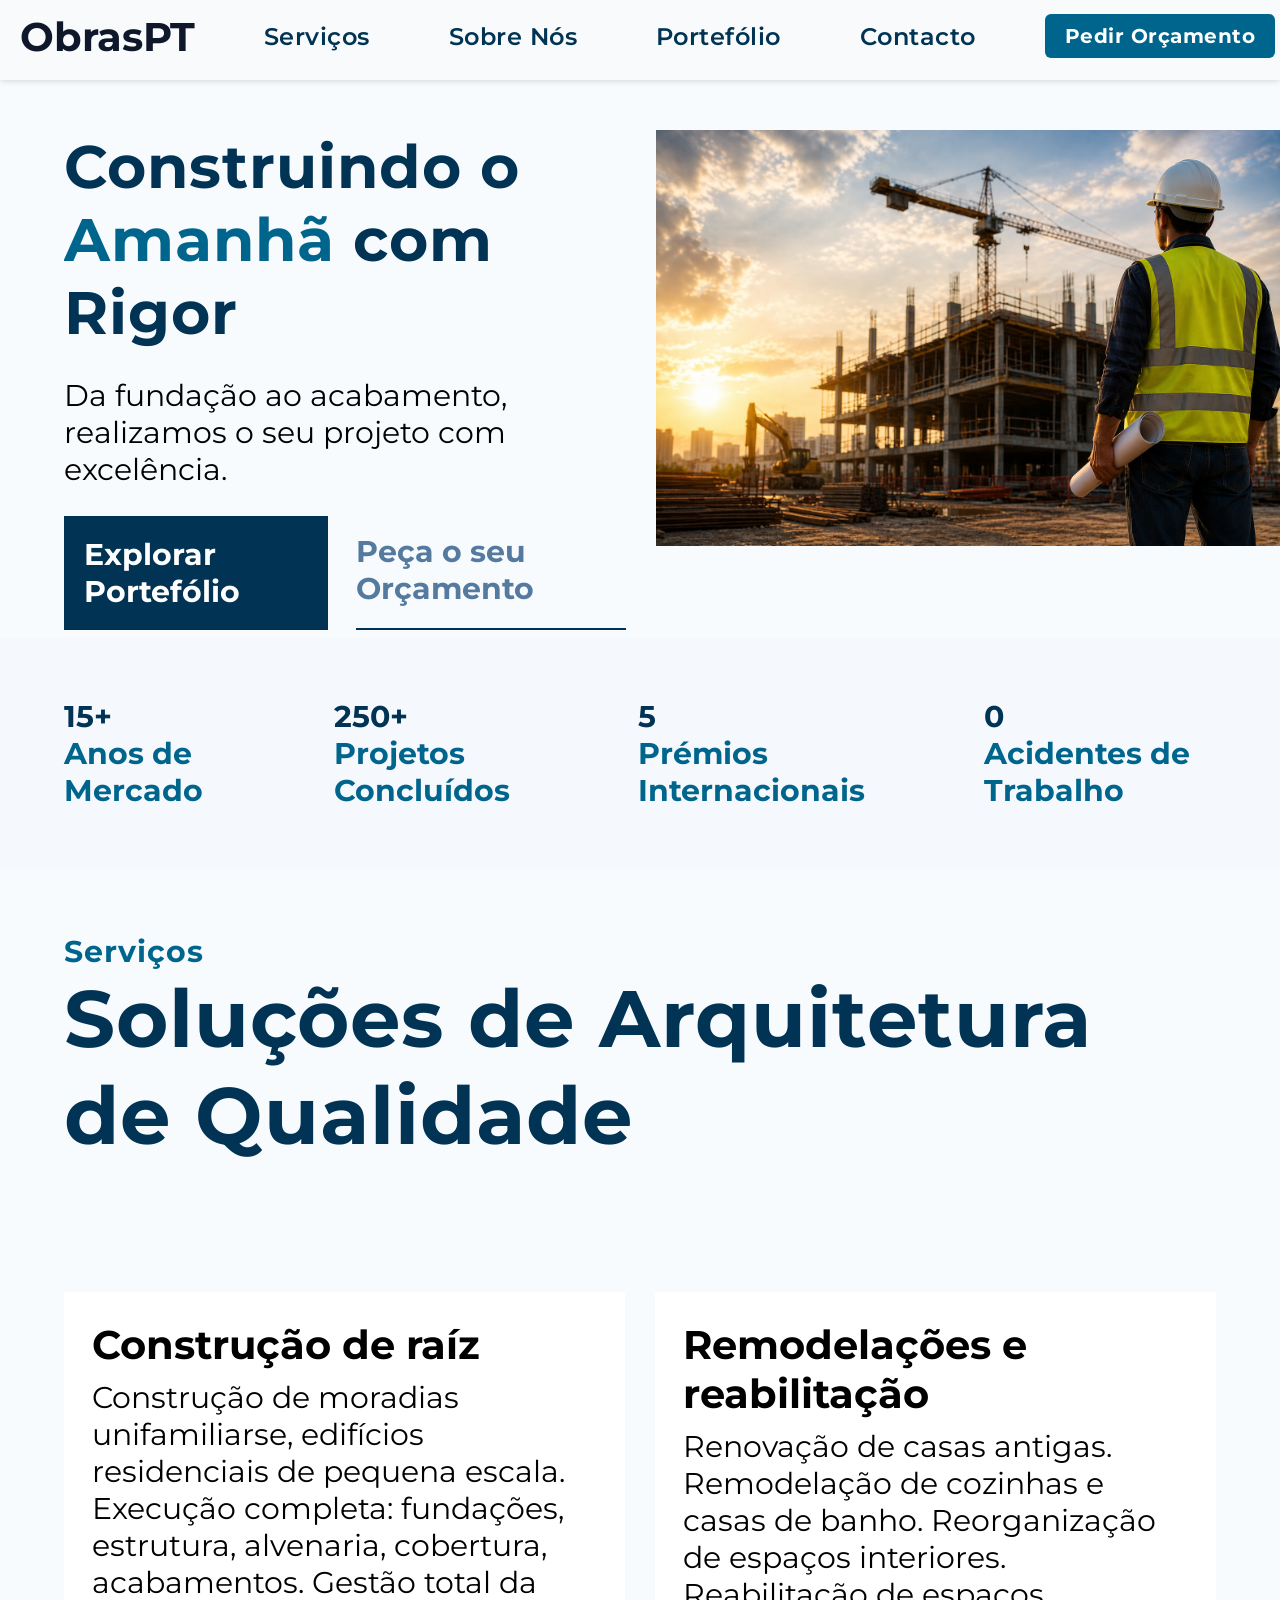
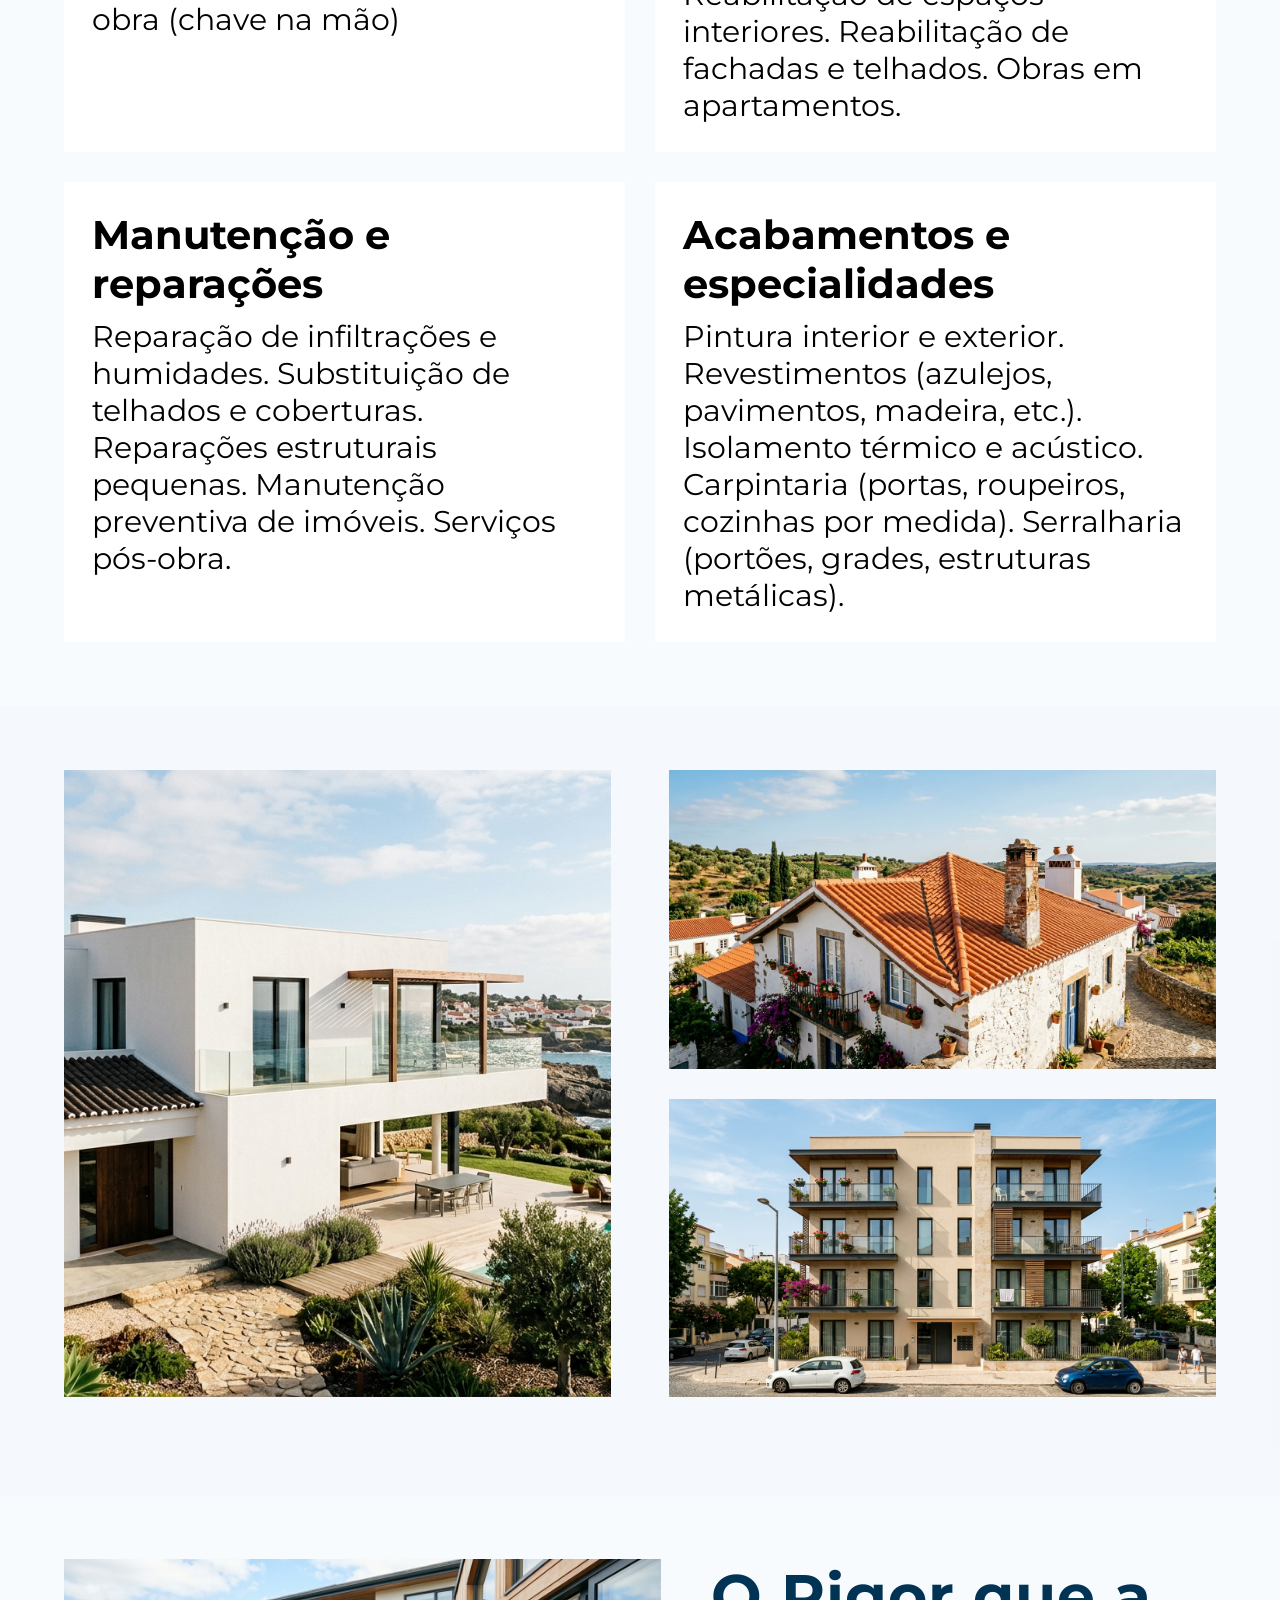
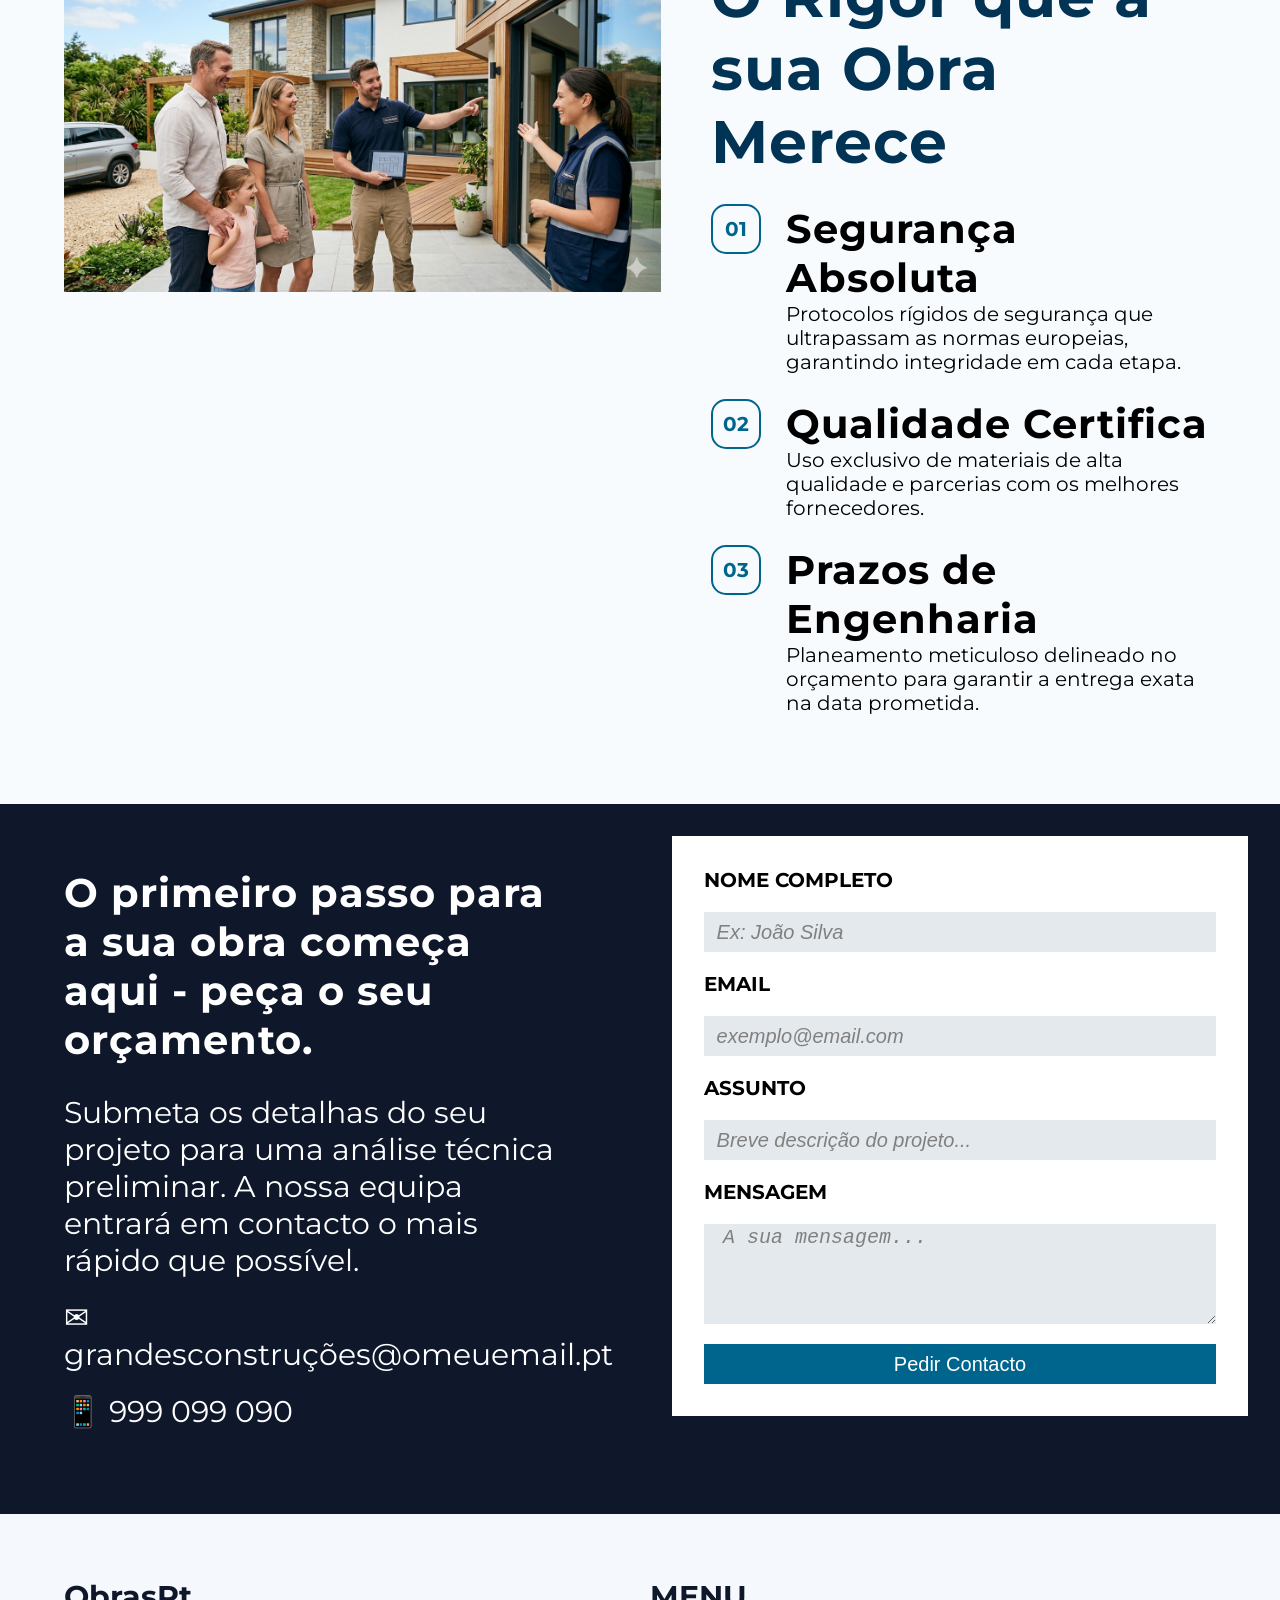
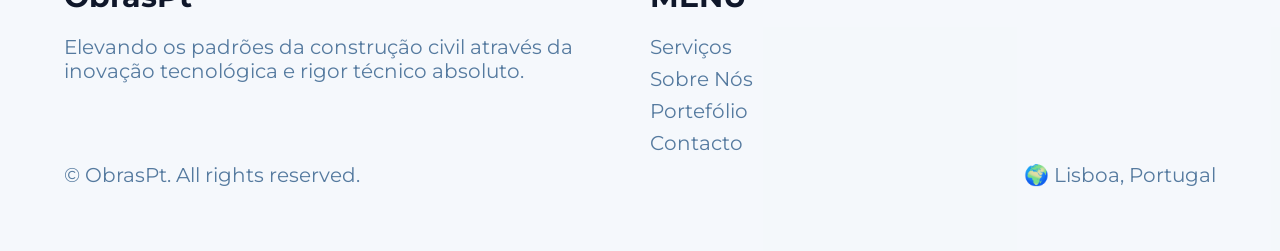
<file: Index.html>
<!DOCTYPE html>
<html lang="en">

<head>
    <meta charset="UTF-8">
    <meta name="viewport" content="width=device-width, initial-scale=1.0">
    <title>Home</title>
    <link rel="stylesheet" href="style.css">
    <link rel="preconnect" href="https://fonts.googleapis.com">
    <link rel="preconnect" href="https://fonts.gstatic.com" crossorigin>
    <link href="https://fonts.googleapis.com/css2?family=Montserrat:ital,wght@0,100..900;1,100..900&display=swap"
        rel="stylesheet">
</head>

<body>
    <nav>
        <div class="navContainer">


            <button class="hamburguer" id="hamburguer">&#9776;</button>

            <!--Logo-->
            <a href="index.html" class="logo">ObrasPT</a>

            <!--Menu-->
            <div class="menuButtons" id="menuButtons">


                <a href="servicos.html">Serviços</a>
                <a href="sobrenos.html">Sobre Nós</a>
                <a href="portefolio.html">Portefólio</a>
                <a href="contact.html">Contacto</a>

            </div>
            <a href="contact.html" class="orcamentoButton">Pedir Orçamento</a>
        </div>



    </nav>
    <section>
        <!--Text and image group-->
        <div class="main1">

            <!--Text and buttons group-->
            <div class="main1LeftSection">
                <h1>Construindo o <span>Amanhã</span> com Rigor</h1>
                <p>Da fundação ao acabamento, realizamos o seu projeto com excelência.</p>
                <div class="main1LeftSectionButtons">
                    <a id="main1LeftButtonA" href="portefolio.html">Explorar Portefólio</a>
                    <a id="main1LeftButtonB" href="contact.html">Peça o seu Orçamento</a>
                </div>
            </div>
            <div class="main1RightSection">
                <img src="images/1.png" alt="Imagem de uma construção">
            </div>




        </div>

    </section>
    <section>
        <!--Intro statistics-->
        <div class="statsSection">
            <div>
                <p class="bigNumber">15+</p>
                <p>Anos de Mercado</p>
            </div>
            <div>
                <p class="bigNumber">250+</p>
                <p>Projetos Concluídos</p>
            </div>
            <div>
                <p class="bigNumber">5</p>
                <p>Prémios Internacionais</p>
            </div>
            <div>
                <p class="bigNumber">0</p>
                <p>Acidentes de Trabalho</p>
            </div>
        </div>
    </section>
    <section>
        <!--Intro de Servicos-->
        <div class="servicosSection">

            <h5>Serviços</h5>
            <h1>Soluções de Arquitetura de Qualidade</h1>



        </div>
        <!--Services Cards-->
        <div class="servicosCardSection">

            <div class="servicosCard">
                <h3>Construção de raíz</h3>
                <p>Construção de moradias unifamiliarse, edifícios residenciais de pequena escala. Execução
                    completa:
                    fundações, estrutura, alvenaria, cobertura, acabamentos. Gestão total da obra (chave na mão)</p>
            </div>
            <div class="servicosCard">
                <h3>Remodelações e reabilitação</h3>
                <p>Renovação de casas antigas. Remodelação de cozinhas e casas de banho. Reorganização de espaços
                    interiores. Reabilitação de espaços interiores. Reabilitação de fachadas e telhados. Obras em
                    apartamentos.</p>
            </div>


            <div class="servicosCard">
                <h3>Manutenção e reparações</h3>
                <p>Reparação de infiltrações e humidades. Substituição de telhados e coberturas. Reparações
                    estruturais
                    pequenas. Manutenção preventiva de imóveis. Serviços pós-obra.</p>
            </div>
            <div class="servicosCard">
                <h3>Acabamentos e especialidades</h3>
                <p>Pintura interior e exterior. Revestimentos (azulejos, pavimentos, madeira, etc.). Isolamento
                    térmico
                    e acústico. Carpintaria (portas, roupeiros, cozinhas por medida). Serralharia (portões, grades,
                    estruturas metálicas).</p>
            </div>


        </div>
    </section>
    <section class="examplesSection">
        <!--Exemplos de projetos do portefólio-->
        <div class="examplesSectionContainer">


            <img class="imgLeft" src="images/11.png" alt="Casa moderna">


            <img class="imgTop" src="images/14.png" alt="Casa antiga">
            <img class="imgBottom" src="images/17.png" alt="Apartamento moderno">


        </div>
    </section>
    <!-- qualidade-->
    <section class="qualitySection">

        <div class="qualitySectionContainer">
            <div class="qualitySectionLeft">
                <img src="images/10.png" alt="Apresentação de uma casa aos clientes">
            </div>
            <div class="qualitySectionRight">
                <h1>O Rigor que a sua Obra Merece</h1>
                <div>
                    <div class="qualityList">
                        <div class="bulletNumber">
                            <p>01</p>
                        </div>
                        <div>
                            <h2>Segurança Absoluta</h2>
                            <p>Protocolos rígidos de segurança que ultrapassam as normas europeias, garantindo
                                integridade em cada etapa.</p>
                        </div>
                    </div>
                    <div class="qualityList">
                        <div class="bulletNumber">
                            <p>02</p>
                        </div>
                        <div>
                            <h2>Qualidade Certifica</h2>
                            <p>Uso exclusivo de materiais de alta qualidade e parcerias com os melhores fornecedores.
                            </p>
                        </div>
                    </div>
                    <div class="qualityList">
                        <div class="bulletNumber">
                            <p>03</p>
                        </div>
                        <div>
                            <h2>Prazos de Engenharia</h2>
                            <p>Planeamento meticuloso delineado no orçamento para garantir a entrega exata na data
                                prometida.</p>
                        </div>
                    </div>
                </div>
            </div>
        </div>
    </section>

    <section class="contactSection">
        <!-- secção de contacto-->
        <div class="contactSectionContainer">
            <div class="contactSectionLeft">
                <h2>O primeiro passo para a sua obra começa aqui - peça o seu orçamento.</h2>
                <p>Submeta os detalhas do seu projeto para uma análise técnica preliminar. A nossa equipa entrará em
                    contacto o mais rápido que possível.</p>
                <p>&#9993; grandesconstruções@omeuemail.pt</p>
                <p>&#128241; 999 099 090</p>
            </div>
            <div class="contactSectionRight">
                <div class="contactForm">
                    <form action="">
                        <label for="nome">NOME COMPLETO</label>
                        <input type="text" name="nome" id="nome" placeholder=" Ex: João Silva">

                        <label for="email">EMAIL</label>
                        <input type="text" name="email" id="email" placeholder=" exemplo@email.com">

                        <label for="assunto">ASSUNTO</label>
                        <input type="text" name="assunto" id="assunto" placeholder=" Breve descrição do projeto...">

                        <label for="mensagem">MENSAGEM</label>
                        <textarea type="text" name="mensagem" id="mensagem" rows="4" cols="50"
                            placeholder=" A sua mensagem..."></textarea>
                    </form>
                    <button>Pedir Contacto</button>
                </div>

            </div>
        </div>
    </section>
    <footer>
        <div>
            <div class="footerLinksContainer">
                <div class="footerLinks">
                    <h2>ObrasPt</h1>
                        <p>Elevando os padrões da construção civil através da inovação tecnológica e rigor técnico
                            absoluto.
                        </p>

                </div>
                <div class="footerLinks">
                    <h2>MENU</h2>
                    <a href="servicos.html">Serviços</a>
                    <a href="sobrenos.html">Sobre Nós</a>
                    <a href="portefolio.html">Portefólio</a>
                    <a href="contact.html">Contacto</a>
                </div>

            </div>
            <div class="footerBottom">
                <div class="footerBottomLeft">&copy; ObrasPt. All rights reserved.</div>
                <div class="footerBottomRight">&#127757; Lisboa, Portugal</div>
            </div>
        </div>
    </footer>
    <script src="script.js"></script>
</body>

</html>
</file>
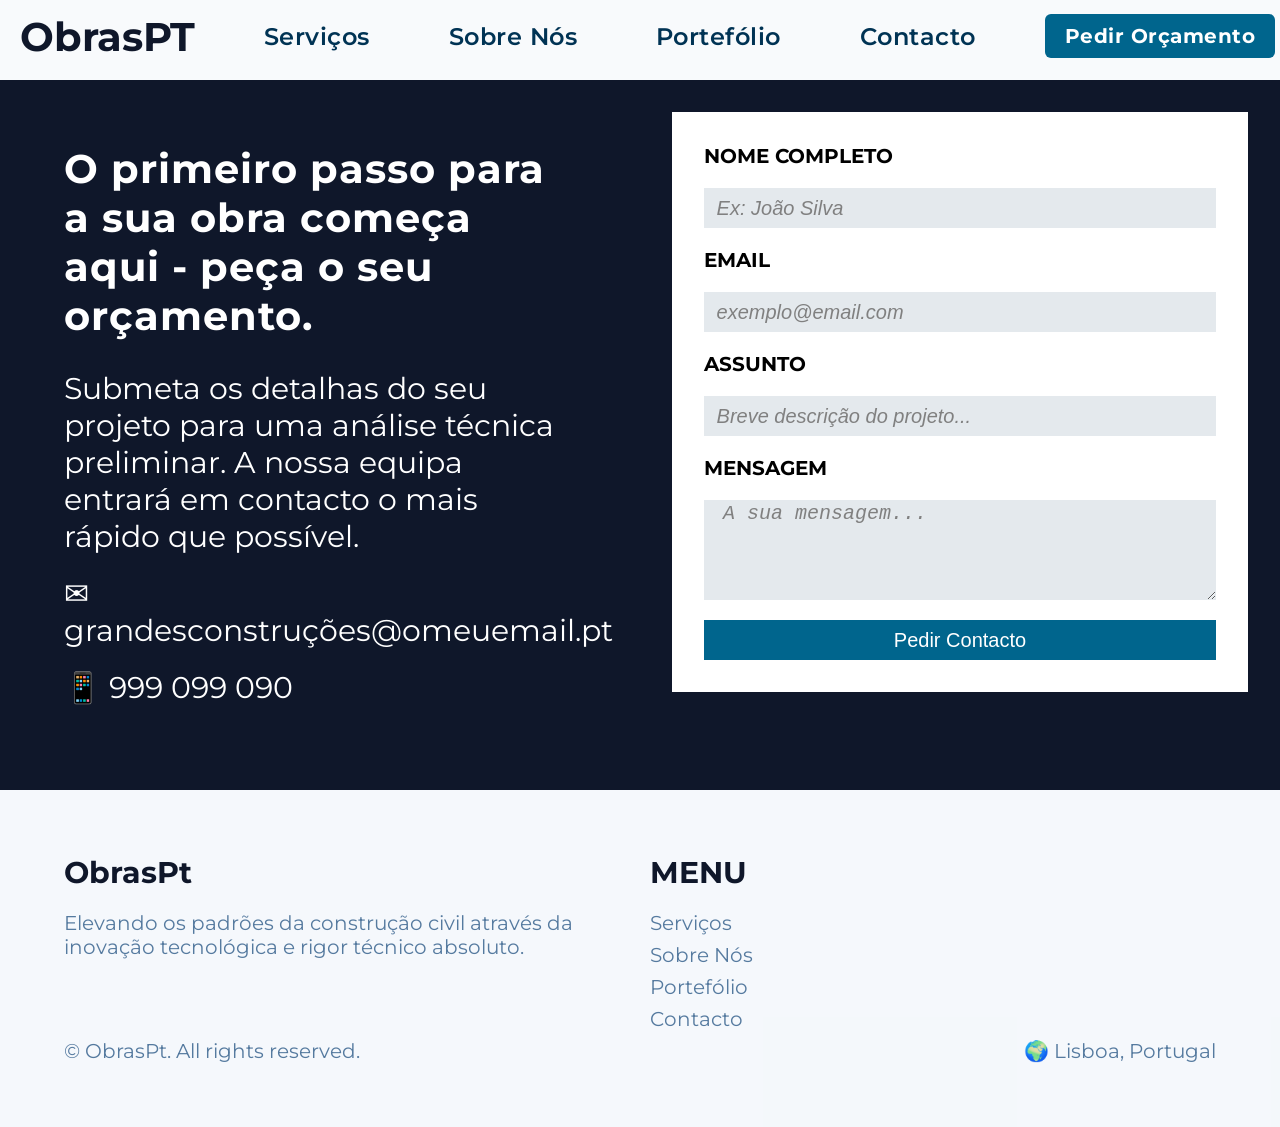
<file: contact.html>
<!DOCTYPE html>
<html lang="en">

<head>
    <meta charset="UTF-8">
    <meta name="viewport" content="width=device-width, initial-scale=1.0">
    <title>Contact</title>
    <link rel="stylesheet" href="style.css">
    <link rel="preconnect" href="https://fonts.googleapis.com">
    <link rel="preconnect" href="https://fonts.gstatic.com" crossorigin>
    <link href="https://fonts.googleapis.com/css2?family=Montserrat:ital,wght@0,100..900;1,100..900&display=swap"
        rel="stylesheet">
</head>

<body>
    <nav>
        <div class="navContainer">


            <button class="hamburguer" id="hamburguer">&#9776;</button>

            <!--Logo-->
            <a href="index.html" class="logo">ObrasPT</a>

            <!--Menu-->
            <div class="menuButtons" id="menuButtons">


                <a href="servicos.html">Serviços</a>
                <a href="sobrenos.html">Sobre Nós</a>
                <a href="portefolio.html">Portefólio</a>
                <a href="contact.html">Contacto</a>

            </div>
            <a href="contact.html" class="orcamentoButton">Pedir Orçamento</a>
        </div>



    </nav>

    <section class="contactSection">
        <!-- secção de contacto-->
        <div class="contactSectionContainer">
            <div class="contactSectionLeft">
                <h2>O primeiro passo para a sua obra começa aqui - peça o seu orçamento.</h2>
                <p>Submeta os detalhas do seu projeto para uma análise técnica preliminar. A nossa equipa entrará em
                    contacto o mais rápido que possível.</p>
                <p>&#9993; grandesconstruções@omeuemail.pt</p>
                <p>&#128241; 999 099 090</p>
            </div>
            <div class="contactSectionRight">
                <div class="contactForm">
                    <form action="">
                        <label for="nome">NOME COMPLETO</label>
                        <input type="text" name="nome" id="nome" placeholder=" Ex: João Silva">

                        <label for="email">EMAIL</label>
                        <input type="text" name="email" id="email" placeholder=" exemplo@email.com">

                        <label for="assunto">ASSUNTO</label>
                        <input type="text" name="assunto" id="assunto" placeholder=" Breve descrição do projeto...">

                        <label for="mensagem">MENSAGEM</label>
                        <textarea type="text" name="mensagem" id="mensagem" rows="4" cols="50"
                            placeholder=" A sua mensagem..."></textarea>
                    </form>
                    <button>Pedir Contacto</button>
                </div>

            </div>
        </div>
    </section>

    <footer>
        <div>
            <div class="footerLinksContainer">
                <div class="footerLinks">
                    <h2>ObrasPt</h1>
                        <p>Elevando os padrões da construção civil através da inovação tecnológica e rigor técnico
                            absoluto.
                        </p>

                </div>
                <div class="footerLinks">
                    <h2>MENU</h2>
                    <a href="servicos.html">Serviços</a>
                    <a href="sobrenos.html">Sobre Nós</a>
                    <a href="portefolio.html">Portefólio</a>
                    <a href="contact.html">Contacto</a>
                </div>

            </div>
            <div class="footerBottom">
                <div class="footerBottomLeft">&copy; ObrasPt. All rights reserved.</div>
                <div class="footerBottomRight">&#127757; Lisboa, Portugal</div>
            </div>
        </div>
    </footer>
    <script src="script.js"></script>
</body>

</html>
</file>
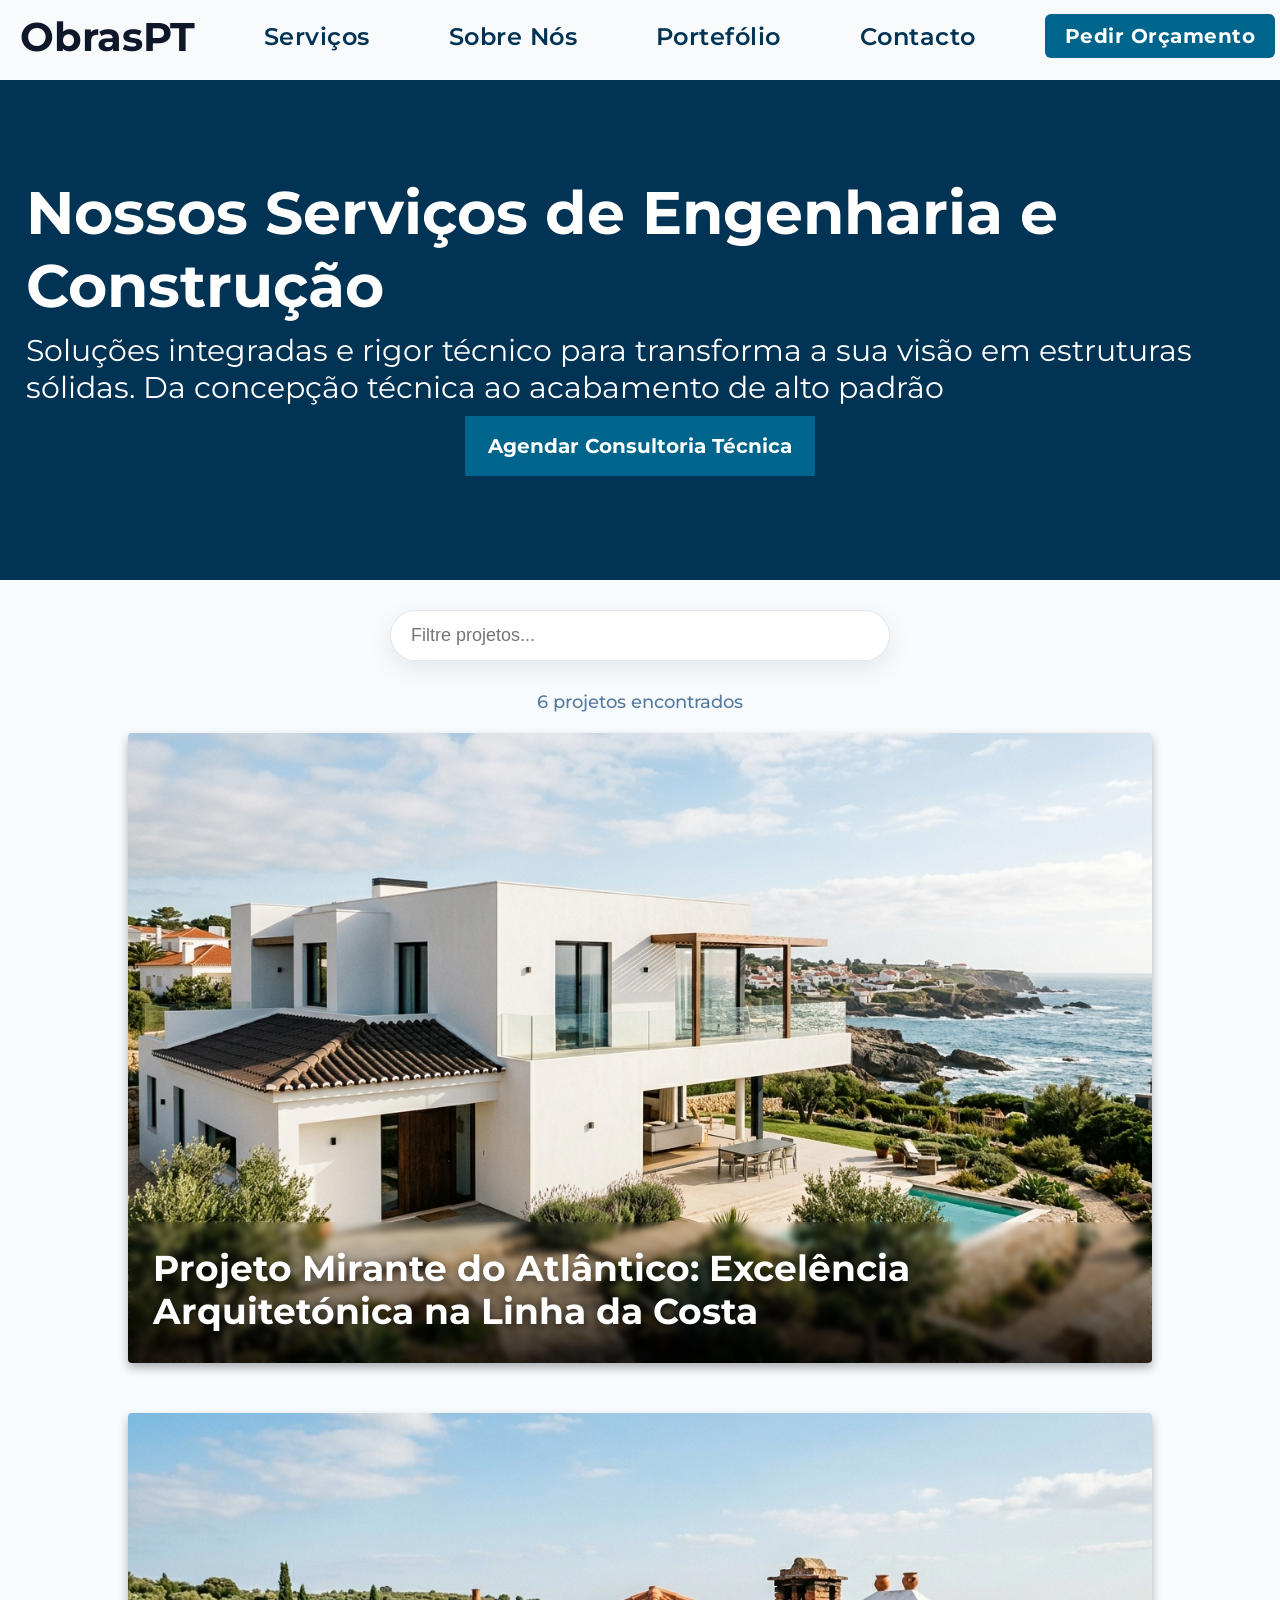
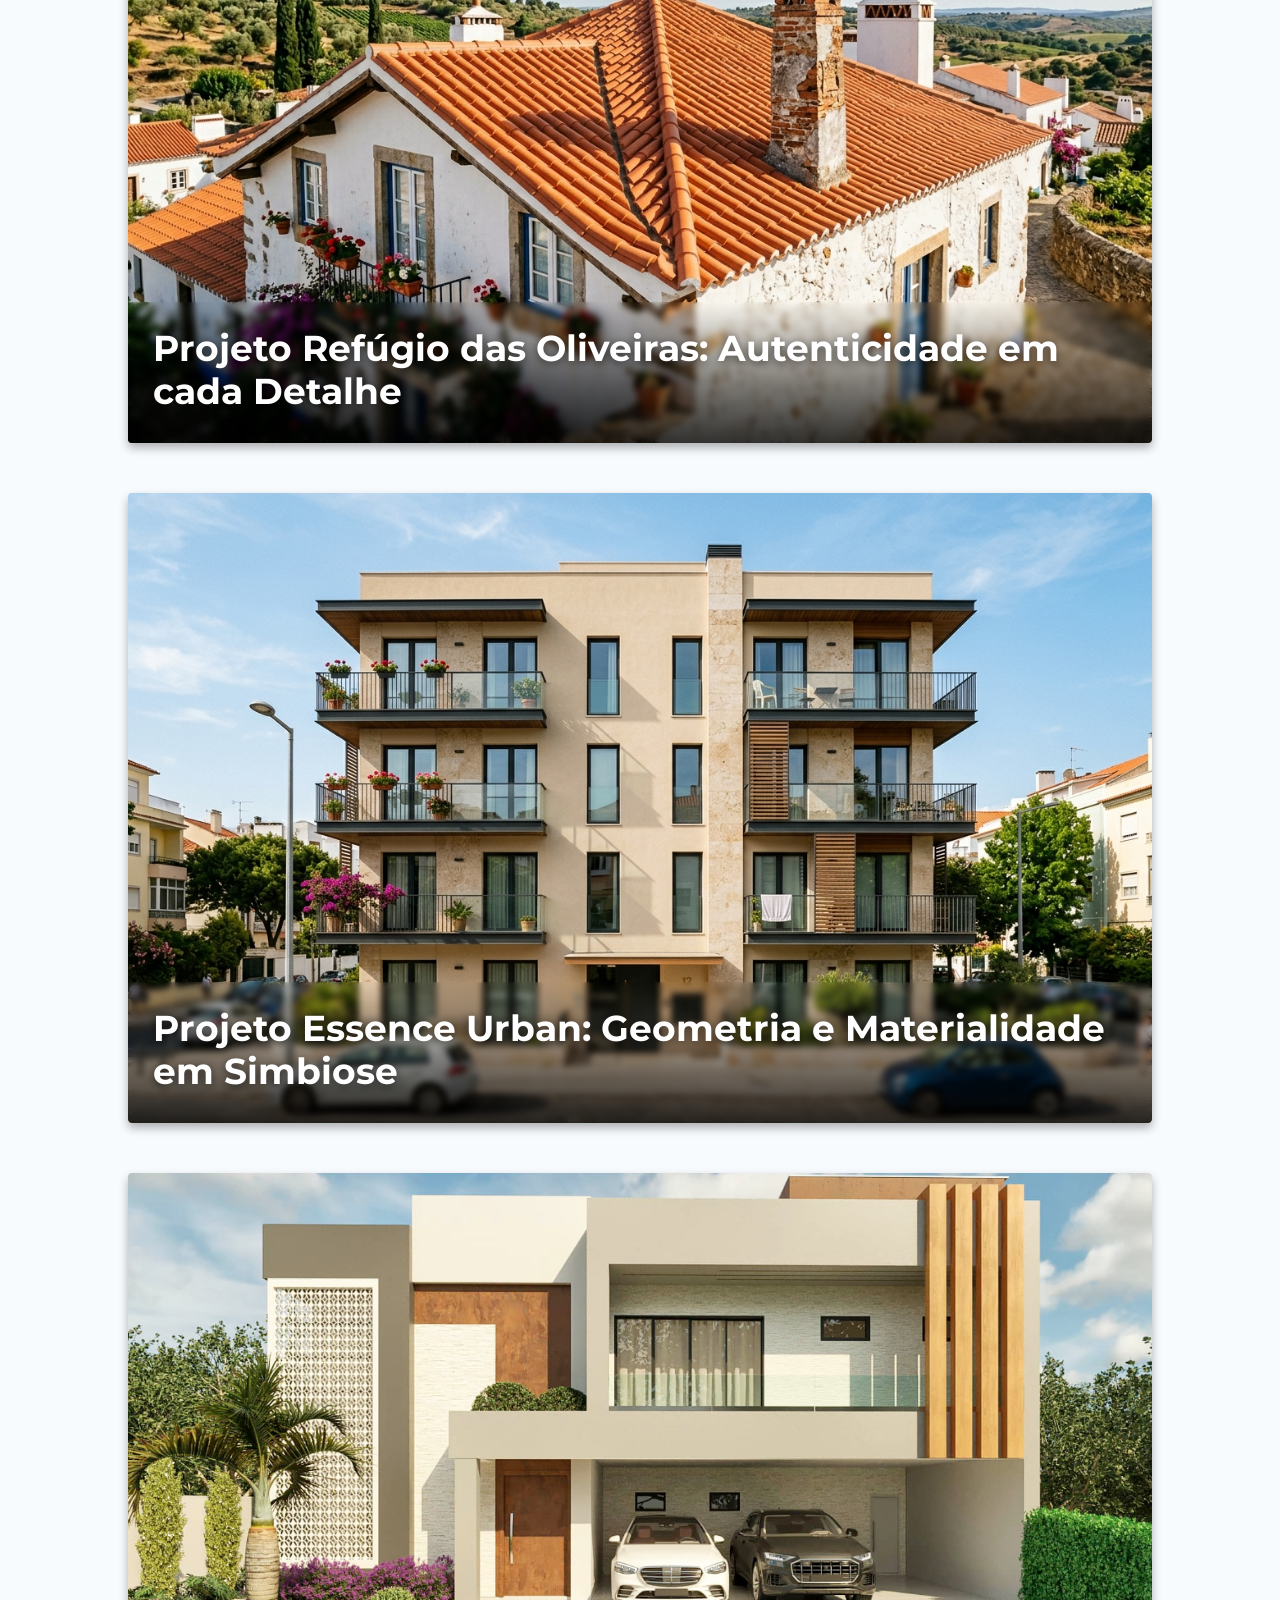
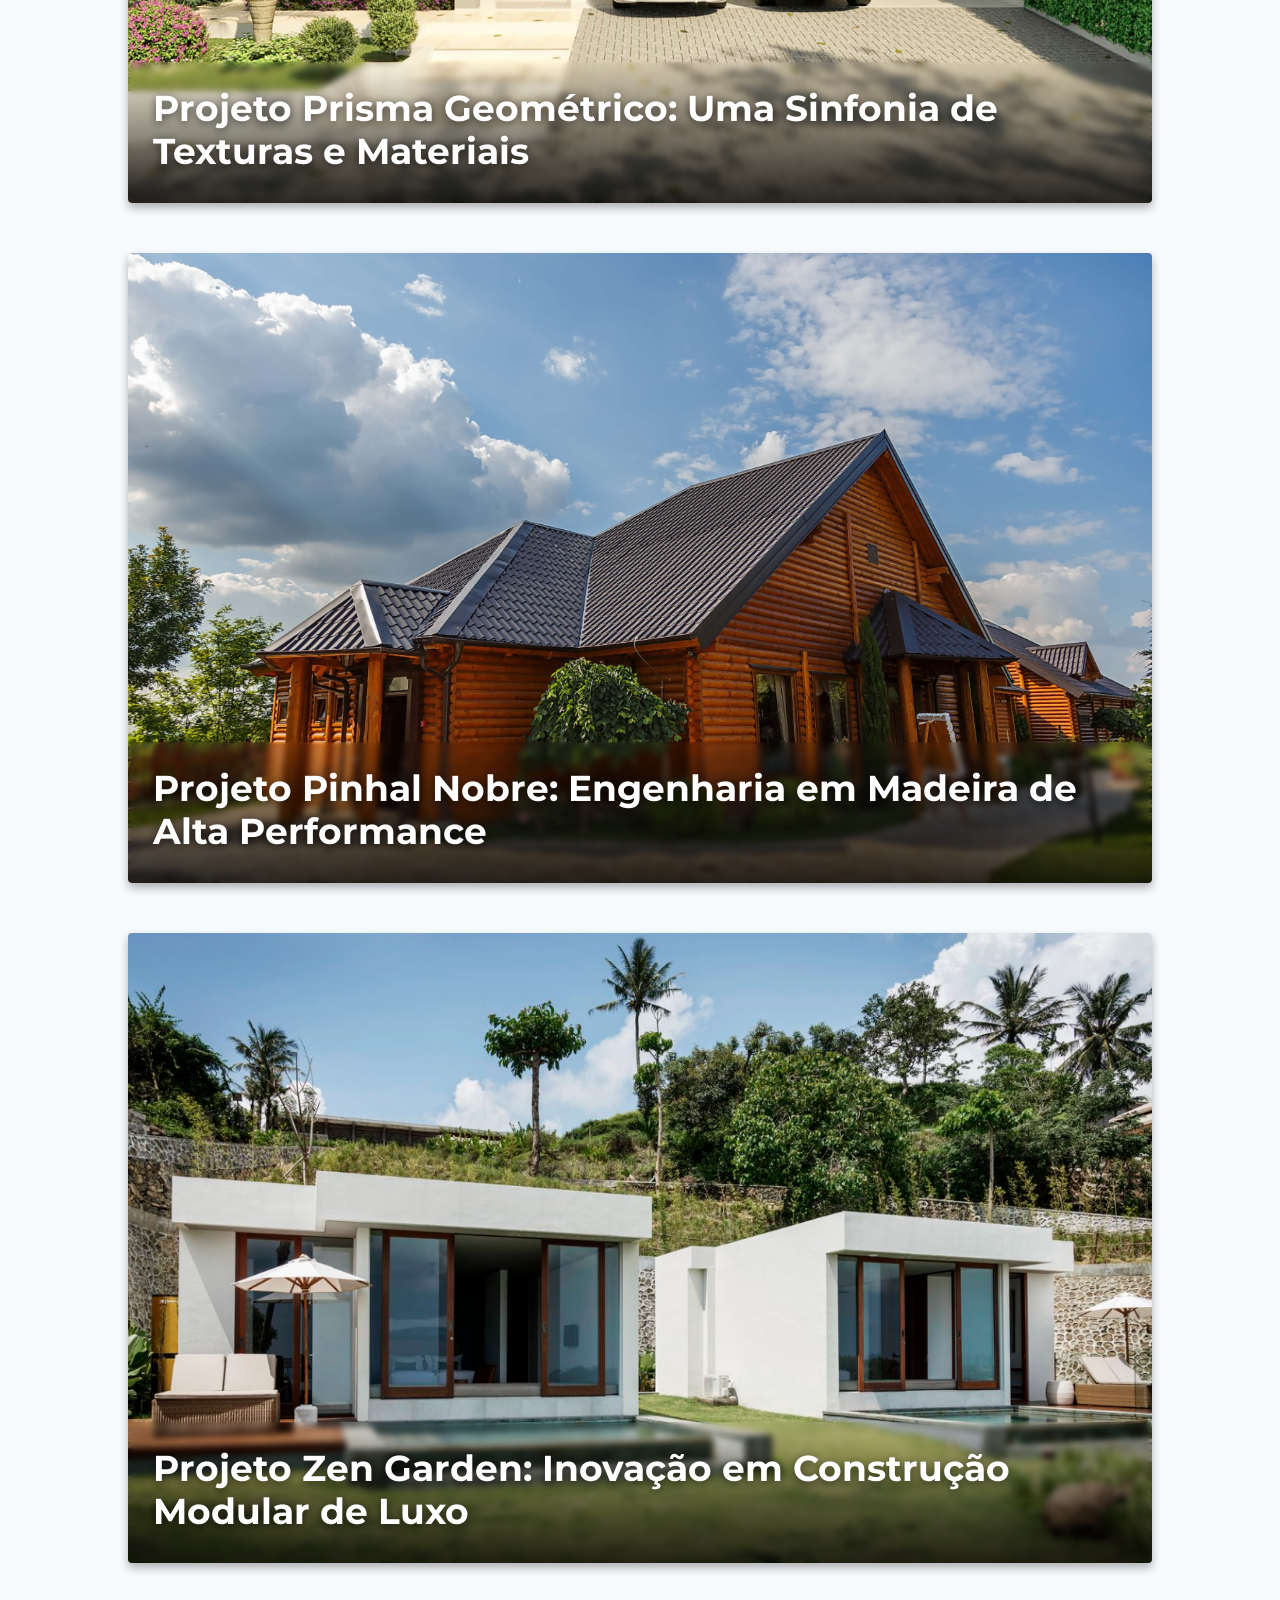
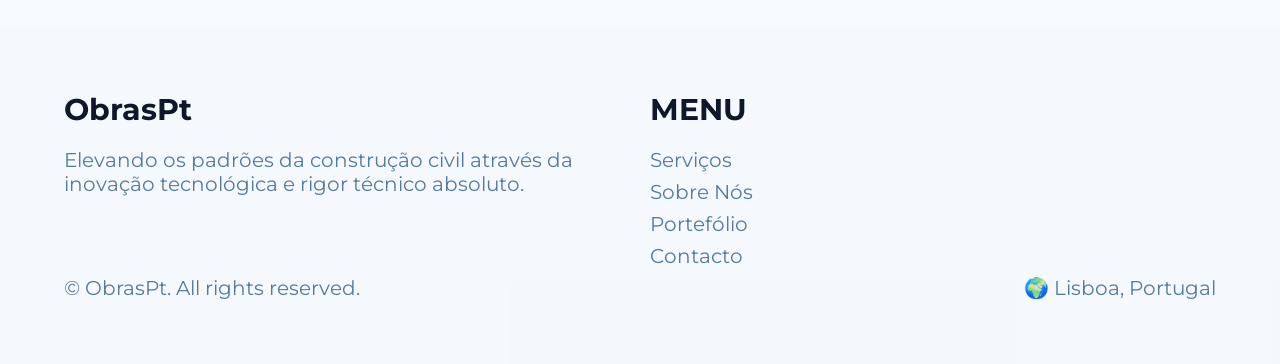
<file: portefolio.html>
<!DOCTYPE html>
<html lang="en">

<head>
    <meta charset="UTF-8">
    <meta name="viewport" content="width=device-width, initial-scale=1.0">
    <title>Portefolio</title>
    <link rel="stylesheet" href="style.css">
    <link rel="preconnect" href="https://fonts.googleapis.com">
    <link rel="preconnect" href="https://fonts.gstatic.com" crossorigin>
    <link href="https://fonts.googleapis.com/css2?family=Montserrat:ital,wght@0,100..900;1,100..900&display=swap"
        rel="stylesheet">
</head>

<body>
    <nav>
        <div class="navContainer">


            <button class="hamburguer" id="hamburguer">&#9776;</button>

            <!--Logo-->
            <a href="index.html" class="logo">ObrasPT</a>

            <!--Menu-->
            <div class="menuButtons" id="menuButtons">


                <a href="servicos.html">Serviços</a>
                <a href="sobrenos.html">Sobre Nós</a>
                <a href="portefolio.html">Portefólio</a>
                <a href="contact.html">Contacto</a>

            </div>
            <a href="contact.html" class="orcamentoButton">Pedir Orçamento</a>
        </div>



    </nav>

    <hero class="pageServicosHero" id="pagePortefolioHero">
        <h1>Nossos Serviços de Engenharia e Construção</h1>
        <p>Soluções integradas e rigor técnico para transforma a sua visão em estruturas sólidas. Da concepção técnica
            ao acabamento de alto padrão</p>
        <a href="contact.html">Agendar Consultoria Técnica</a>
    </hero>

    <main>
        <div class="searchContainer">
            <input type="text" id="searchInput" placeholder="Filtre projetos...">
        </div>
        <div class="resultsCount" id="resultsCount"></div>

        <div class="portefolioContainer">
            <div class="portefolioCard" data-title="mirante moradia atlântico atlantico moderno branco mar costa">
                <img src="images/11.png" alt="Casa moderna">
                <div class="overlay">
                    <h2>Projeto Mirante do Atlântico: Excelência Arquitetónica na Linha da Costa</h2>
                    <p>Este projeto desafiante demonstra a nossa capacidade de integrar engenharia de precisão com
                        design de ponta num terreno inclinado à beira-mar. A "Residência Mirante do Atlântico" apresenta
                        uma estrutura em cascata que respeita a topografia, utilizando materiais de alta qualidade para
                        garantir durabilidade contra os elementos marinhos. Destacamos a utilização de guarda-corpos em
                        vidro estrutural para transparência total, a integração de telhas tradicionais em áreas
                        estratégicas para harmonia regional, e um design paisagístico nativo que envolve a propriedade e
                        a piscina. Uma obra-prima de design funcional que optimiza a luz natural e a eficiência térmica.
                    </p>
                </div>
            </div>

            <div class="portefolioCard"
                data-title="refúgio refugio oliveira oliveiras moradia tradicional antigo telhado branco campo restauração">
                <img src="images/14.png" alt="casa tradicional">
                <div class="overlay">
                    <h2>Projeto Refúgio das Oliveiras: Autenticidade em cada Detalhe</h2>
                    <p>A construção de raiz com estética tradicional exige um respeito profundo pela história e pelos
                        materiais. No projeto "Refúgio das Oliveiras", focámo-nos na preservação da identidade visual da
                        região, utilizando técnicas de acabamento que conferem uma alma rústica imediata. Desde a
                        escolha rigorosa da telha portuguesa até aos caixilhos de design clássico e cantarias em pedra,
                        garantimos que a modernidade do conforto interior convive na perfeição com o exterior histórico.
                        Uma execução impecável para um legado que atravessará gerações.</p>
                </div>
            </div>

            <div class="portefolioCard" data-title="Essence Urban moderno cidade urbano apartamento">
                <img src="images/17.png" alt="apartamento">
                <div class="overlay">
                    <h2>Projeto Essence Urban: Geometria e Materialidade em Simbiose</h2>
                    <p>O "Edifício Essence Urban" foca-se na harmonia entre texturas e linhas retas. Nesta obra,
                        utilizámos um revestimento em pedra de tom areia que contrasta elegantemente com os perfis
                        metálicos escuros e os ripados de madeira. A fenestração simétrica permite uma entrada abundante
                        de luz natural, enquanto os guarda-corpos em vidro e metal garantem segurança sem comprometer a
                        estética minimalista. Um projeto de construção civil que prioriza acabamentos premium e a
                        integração estética numa zona residencial consolidada.</p>
                </div>
            </div>
            <div class="portefolioCard" data-title="Prisma Geométrico Geometrico moradia moderno luxo">
                <img src="images/24.png" alt="casa moderna">
                <div class="overlay">
                    <h2>Projeto Prisma Geométrico: Uma Sinfonia de Texturas e Materiais</h2>
                    <p>A "Villa Prisma Geométrico" destaca-se pela diversidade técnica dos materiais aplicados na sua
                        envolvente. Neste projeto, coordenámos a aplicação de pedra natural branca, painéis fenólicos
                        com textura de madeira e acabamentos em tons de cimento queimado. O destaque vai para o elemento
                        vazado lateral (cobogó), que proporciona um jogo de sombras dinâmico no interior, e para a
                        consola de grandes dimensões que cria uma zona de estacionamento coberta sem pilares intrusivos.
                        Uma obra de engenharia que celebra a estética industrial com um toque de luxo orgânico.</p>
                </div>
            </div>
            <div class="portefolioCard" data-title="moradia Pinhal Nobre Chalé Chale madeira tradicional campo">
                <img src="images/25.png" alt="Chalé">
                <div class="overlay">
                    <h2>Projeto Pinhal Nobre: Engenharia em Madeira de Alta Performance</h2>
                    <p>O "Chalé Pinhal Nobre" demonstra a versatilidade e a durabilidade das estruturas em madeira
                        laminada e tratada. Este projeto focou-se na sustentabilidade ambiental, utilizando materiais de
                        fontes renováveis com elevada inércia térmica. O telhado metálico de design clássico garante uma
                        drenagem perfeita e proteção contra intempéries, enquanto os amplos vãos envidraçados permitem a
                        integração com a paisagem exterior. Uma obra de execução rápida e rigorosa, que prova que a
                        construção tradicional pode atingir os mais altos padrões de eficiência energética
                        contemporâneos.</p>
                </div>
            </div>
            <div class="portefolioCard" data-title="Zen Garden moderno moradia branco">
                <img src="images/26.png" alt="casa moderna">
                <div class="overlay">
                    <h2>Projeto Zen Garden: Inovação em Construção Modular de Luxo</h2>
                    <p>O projeto "Eco-Villas Zen Garden" destaca-se pela sua execução em módulos independentes,
                        optimizando a ocupação do terreno inclinado através de muros de contenção em pedra seca que
                        respeitam a estética local. A arquitetura de telhado plano e acabamento em reboco branco liso
                        contrasta com as caixilharias de madeira, conferindo um calor orgânico à estrutura. A
                        implementação técnica incluiu sistemas de filtragem eficientes para as piscinas integradas e um
                        planeamento paisagístico que utiliza a flora nativa para criar barreiras visuais naturais entre
                        as unidades, garantindo a máxima privacidade.</p>
                </div>
            </div>
        </div>


        
    </main>



    <footer>
        <div>
            <div class="footerLinksContainer">
                <div class="footerLinks">
                    <h2>ObrasPt</h1>
                        <p>Elevando os padrões da construção civil através da inovação tecnológica e rigor técnico
                            absoluto.
                        </p>

                </div>
                <div class="footerLinks">
                    <h2>MENU</h2>
                    <a href="servicos.html">Serviços</a>
                    <a href="sobrenos.html">Sobre Nós</a>
                    <a href="portefolio.html">Portefólio</a>
                    <a href="contact.html">Contacto</a>
                </div>

            </div>
            <div class="footerBottom">
                <div class="footerBottomLeft">&copy; ObrasPt. All rights reserved.</div>
                <div class="footerBottomRight">&#127757; Lisboa, Portugal</div>
            </div>
        </div>
    </footer>
    <script src="script.js"></script>

</body>

</html>
</file>
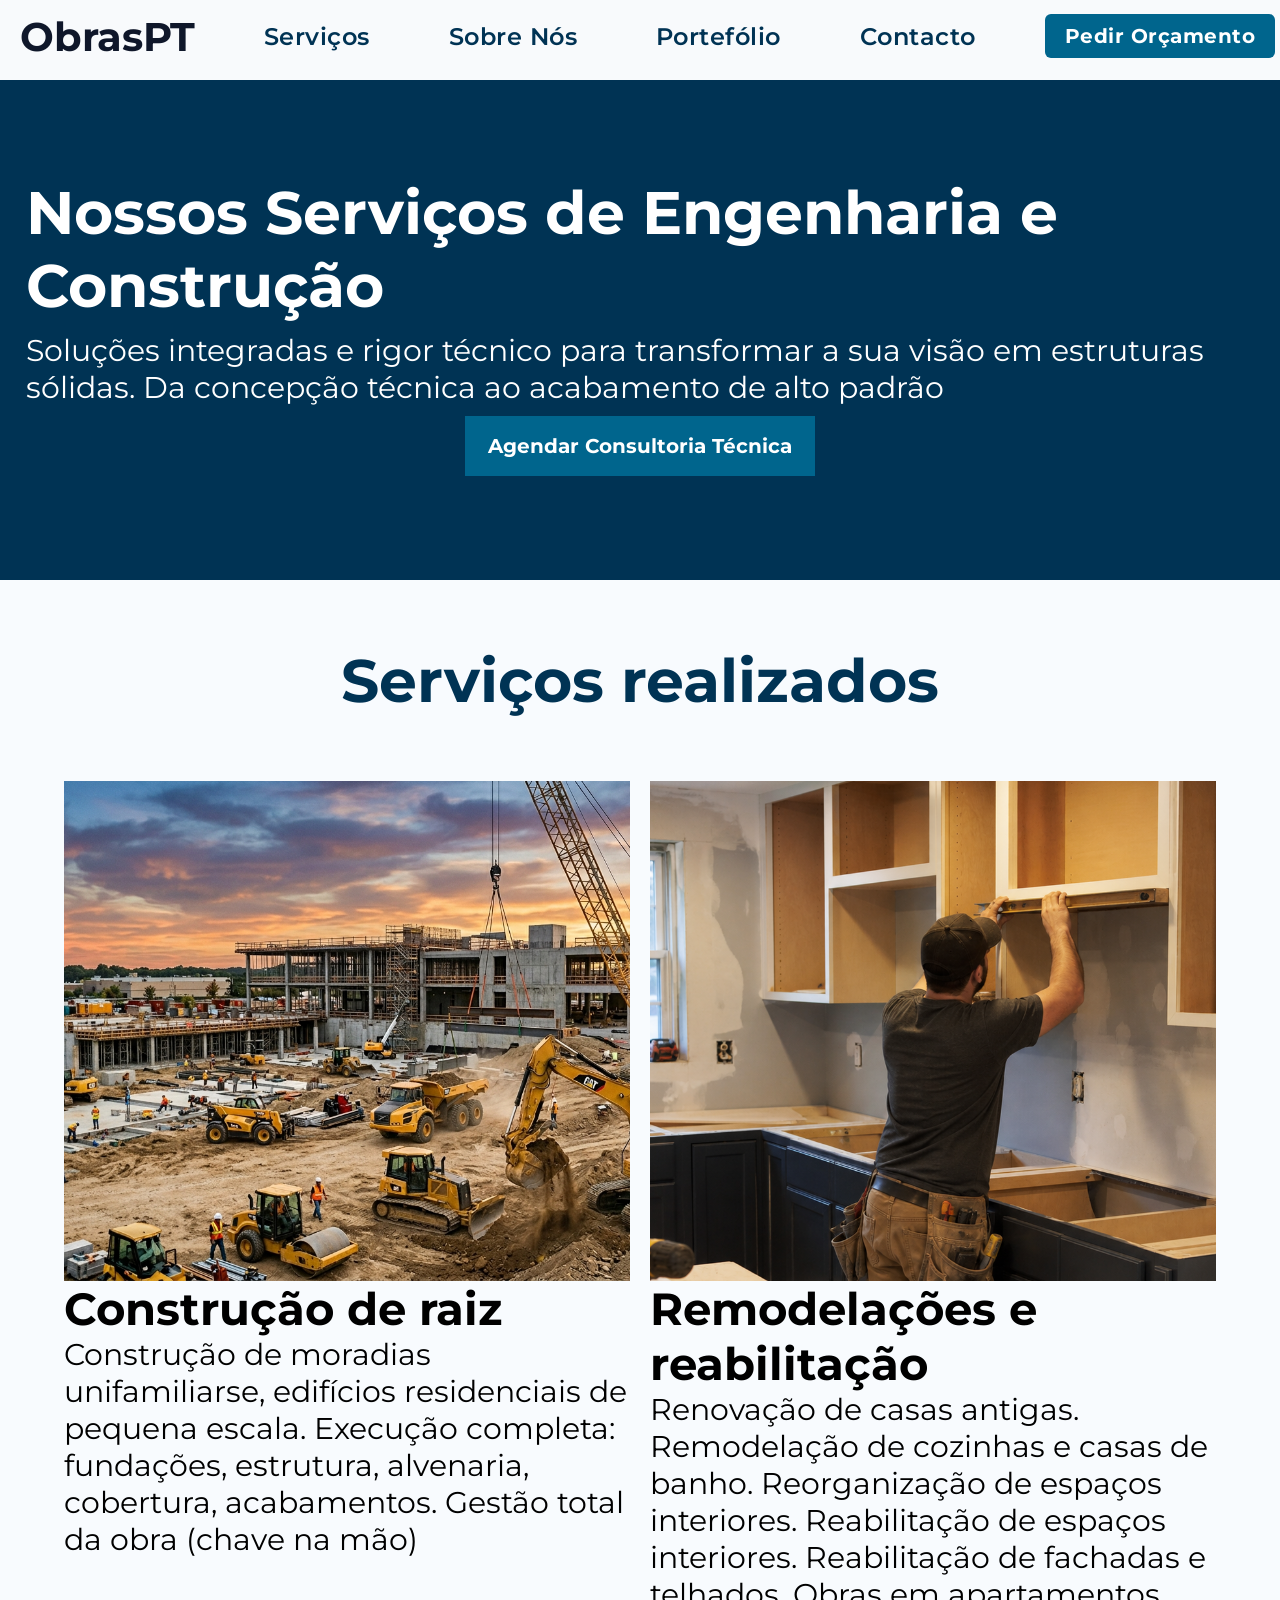
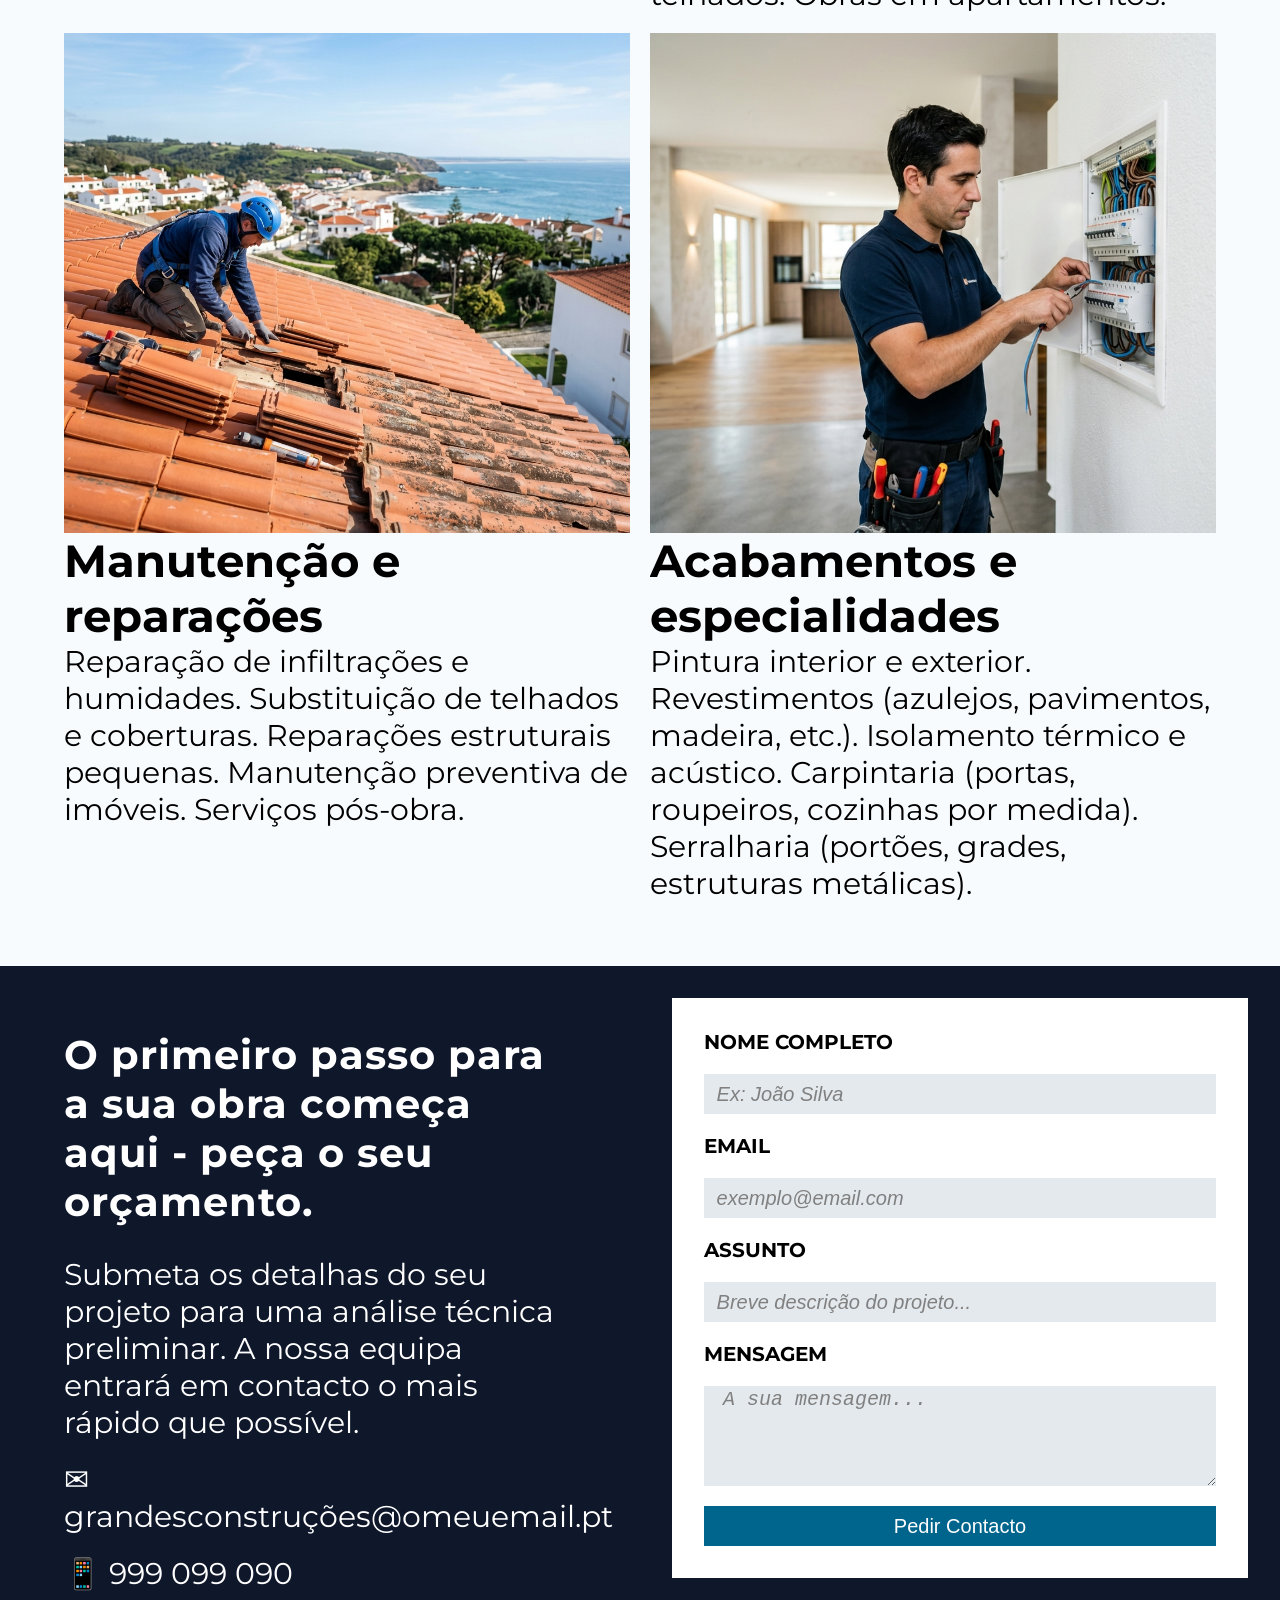
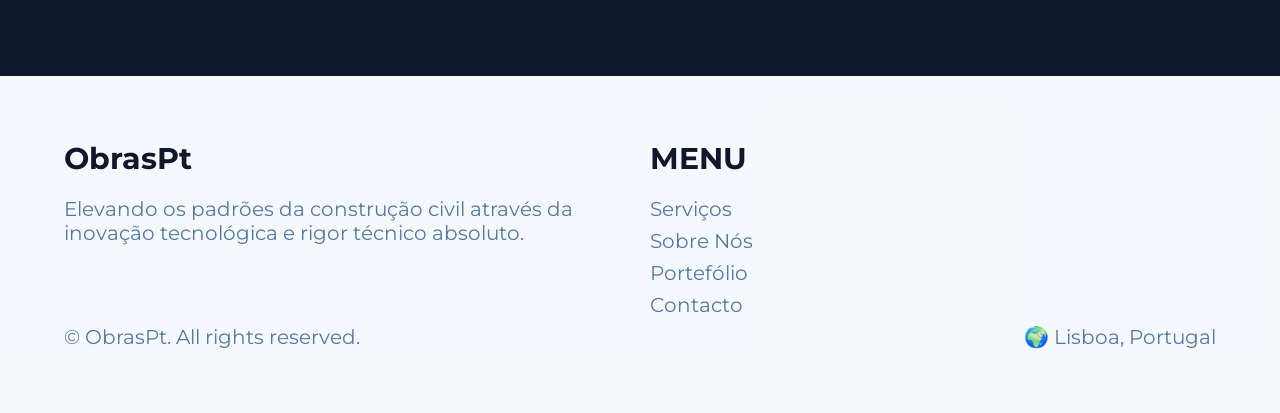
<file: servicos.html>
<!DOCTYPE html>
<html lang="en">

<head>
    <meta charset="UTF-8">
    <meta name="viewport" content="width=device-width, initial-scale=1.0">
    <title>Serviços</title>
    <link rel="stylesheet" href="style.css">
    <link rel="preconnect" href="https://fonts.googleapis.com">
    <link rel="preconnect" href="https://fonts.gstatic.com" crossorigin>
    <link href="https://fonts.googleapis.com/css2?family=Montserrat:ital,wght@0,100..900;1,100..900&display=swap"
        rel="stylesheet">
</head>

<body>
    <nav>
        <div class="navContainer">


            <button class="hamburguer" id="hamburguer">&#9776;</button>

            <!--Logo-->
            <a href="index.html" class="logo">ObrasPT</a>

            <!--Menu-->
            <div class="menuButtons" id="menuButtons">


                <a href="servicos.html">Serviços</a>
                <a href="sobrenos.html">Sobre Nós</a>
                <a href="portefolio.html">Portefólio</a>
                <a href="contact.html">Contacto</a>

            </div>
            <a href="contact.html" class="orcamentoButton">Pedir Orçamento</a>
        </div>



    </nav>
    <hero class="pageServicosHero">
        <h1>Nossos Serviços de Engenharia e Construção</h1>
        <p>Soluções integradas e rigor técnico para transformar a sua visão em estruturas sólidas. Da concepção técnica
            ao acabamento de alto padrão</p>
        <a href="contact.html">Agendar Consultoria Técnica</a>
    </hero>
    <main class="pageServicosMain">
        <h1>Serviços realizados</h1>
        <div class="pageServicosMainContainer">

            <div>
                <img src="images/16.png" alt="Construção de edifício">
                <h2>Construção de raiz</h2>
                <p>Construção de moradias unifamiliarse, edifícios residenciais de pequena escala. Execução completa:
                    fundações, estrutura, alvenaria, cobertura, acabamentos. Gestão total da obra (chave na mão)</p>
            </div>
            <div>
                <img src="images/22.png" alt="Remodelação de cozinha">
                <h2>Remodelações e reabilitação</h2>
                <p>Renovação de casas antigas. Remodelação de cozinhas e casas de banho. Reorganização de espaços
                    interiores. Reabilitação de espaços interiores. Reabilitação de fachadas e telhados. Obras em
                    apartamentos.</p>
            </div>
            <div>
                <img src="images/12.png" alt="Reparação de telhado">
                <h2>Manutenção e reparações</h2>
                <p>Reparação de infiltrações e humidades. Substituição de telhados e coberturas. Reparações estruturais
                    pequenas. Manutenção preventiva de imóveis. Serviços pós-obra.</p>
            </div>
            <div>
                <img src="images/23.png" alt="Serviço de eletricista">
                <h2>Acabamentos e especialidades</h2>
                <p>Pintura interior e exterior. Revestimentos (azulejos, pavimentos, madeira, etc.). Isolamento térmico
                    e acústico. Carpintaria (portas, roupeiros, cozinhas por medida). Serralharia (portões, grades,
                    estruturas metálicas).</p>
            </div>
        </div>

    </main>

    <section class="contactSection">
        <!-- secção de contacto-->
        <div class="contactSectionContainer">
            <div class="contactSectionLeft">
                <h2>O primeiro passo para a sua obra começa aqui - peça o seu orçamento.</h2>
                <p>Submeta os detalhas do seu projeto para uma análise técnica preliminar. A nossa equipa entrará em
                    contacto o mais rápido que possível.</p>
                <p>&#9993; grandesconstruções@omeuemail.pt</p>
                <p>&#128241; 999 099 090</p>
            </div>
            <div class="contactSectionRight">
                <div class="contactForm">
                    <form action="">
                        <label for="nome">NOME COMPLETO</label>
                        <input type="text" name="nome" id="nome" placeholder=" Ex: João Silva">

                        <label for="email">EMAIL</label>
                        <input type="text" name="email" id="email" placeholder=" exemplo@email.com">

                        <label for="assunto">ASSUNTO</label>
                        <input type="text" name="assunto" id="assunto" placeholder=" Breve descrição do projeto...">

                        <label for="mensagem">MENSAGEM</label>
                        <textarea type="text" name="mensagem" id="mensagem" rows="4" cols="50"
                            placeholder=" A sua mensagem..."></textarea>
                    </form>
                    <button>Pedir Contacto</button>
                </div>

            </div>
        </div>
    </section>
    <footer>
        <div>
            <div class="footerLinksContainer">
                <div class="footerLinks">
                    <h2>ObrasPt</h1>
                        <p>Elevando os padrões da construção civil através da inovação tecnológica e rigor técnico
                            absoluto.
                        </p>

                </div>
                <div class="footerLinks">
                    <h2>MENU</h2>
                    <a href="servicos.html">Serviços</a>
                    <a href="sobrenos.html">Sobre Nós</a>
                    <a href="portefolio.html">Portefólio</a>
                    <a href="contact.html">Contacto</a>
                </div>

            </div>
            <div class="footerBottom">
                <div class="footerBottomLeft">&copy; ObrasPt. All rights reserved.</div>
                <div class="footerBottomRight">&#127757; Lisboa, Portugal</div>
            </div>
        </div>
    </footer>
    <script src="script.js"></script>

</body>

</html>
</file>
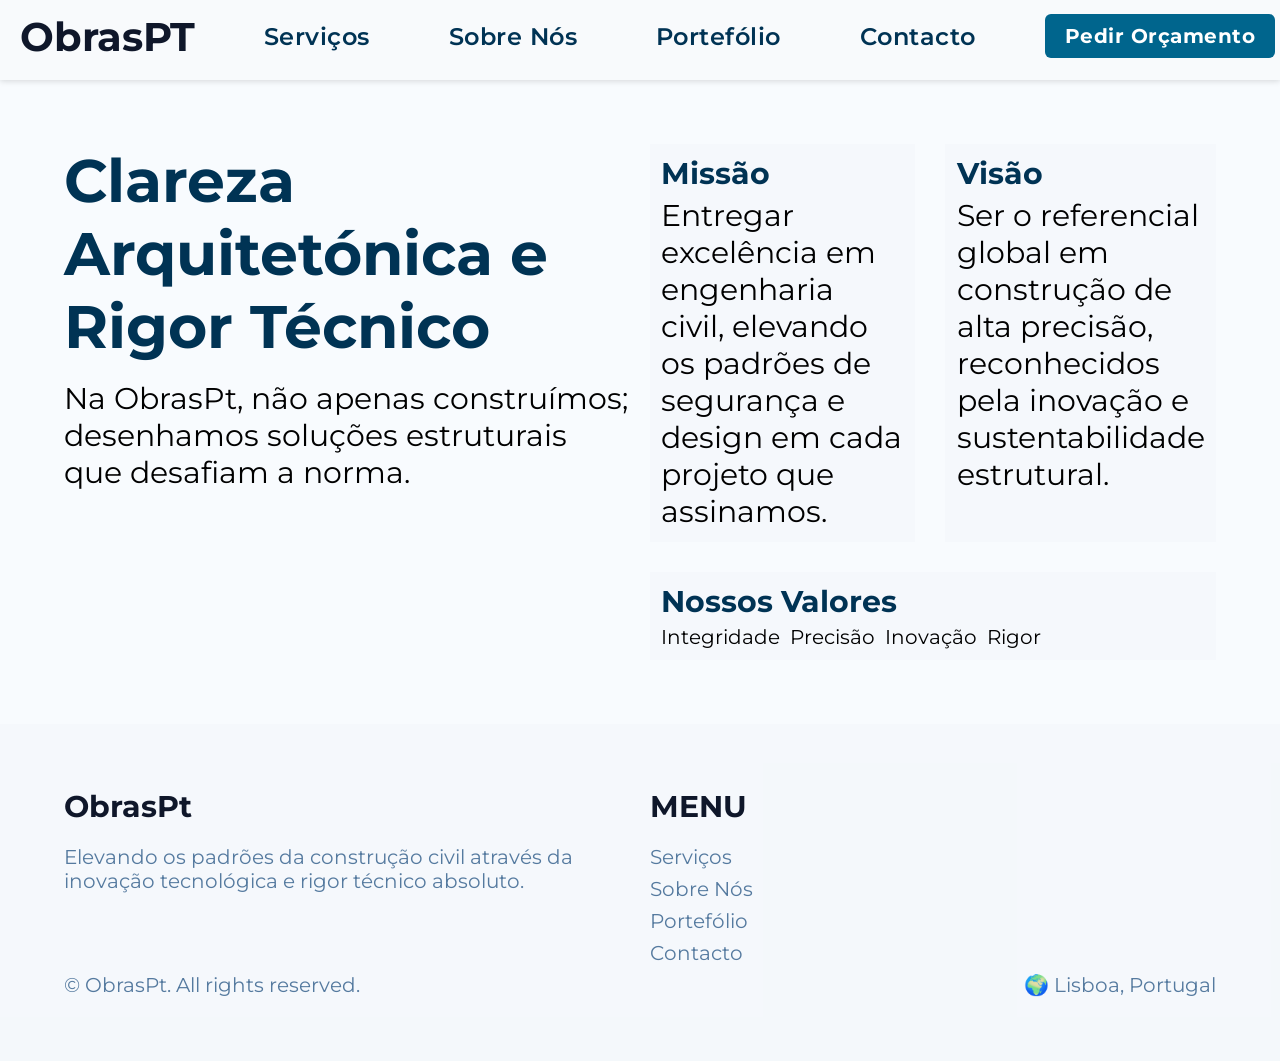
<file: sobrenos.html>
<!DOCTYPE html>
<html lang="en">

<head>
    <meta charset="UTF-8">
    <meta name="viewport" content="width=device-width, initial-scale=1.0">
    <title>Sobre nós</title>
    <link rel="stylesheet" href="style.css">
    <link rel="preconnect" href="https://fonts.googleapis.com">
    <link rel="preconnect" href="https://fonts.gstatic.com" crossorigin>
    <link href="https://fonts.googleapis.com/css2?family=Montserrat:ital,wght@0,100..900;1,100..900&display=swap"
        rel="stylesheet">
</head>

<body>
    <nav>
        <div class="navContainer">


            <button class="hamburguer" id="hamburguer">&#9776;</button>

            <!--Logo-->
            <a href="index.html" class="logo">ObrasPT</a>

            <!--Menu-->
            <div class="menuButtons" id="menuButtons">


                <a href="servicos.html">Serviços</a>
                <a href="sobrenos.html">Sobre Nós</a>
                <a href="portefolio.html">Portefólio</a>
                <a href="contact.html">Contacto</a>

            </div>
            <a href="contact.html" class="orcamentoButton">Pedir Orçamento</a>
        </div>



    </nav>

    <main class="pageSobrenosMain">
        <div class="pageSobrenosMainLeft">
            <h1>Clareza Arquitetónica e Rigor Técnico</h1>
            <p>Na ObrasPt, não apenas construímos; desenhamos soluções estruturais que desafiam a norma.</p>
        </div>
        <div class="pageSobrenosMainRight">
            <div class="pageSobrenosMainRightTop">
                <div>
                    <h2>Missão</h2>
                    <p>Entregar excelência em engenharia civil, elevando os padrões de segurança e design em cada
                        projeto que assinamos.</p>
                </div>
                <div>
                    <h2>Visão</h2>
                    <p>Ser o referencial global em construção de alta precisão, reconhecidos pela inovação e
                        sustentabilidade estrutural.</p>
                </div>
            </div>
            <div class="pageSobrenosMainRightBottom">
                <h2>Nossos Valores</h2>
                <ul>
                    <li>Integridade</li>
                    <li>Precisão</li>
                    <li>Inovação</li>
                    <li>Rigor</li>
                </ul>
            </div>
        </div>
    </main>

    <footer>
        <div>
            <div class="footerLinksContainer">
                <div class="footerLinks">
                    <h2>ObrasPt</h1>
                        <p>Elevando os padrões da construção civil através da inovação tecnológica e rigor técnico
                            absoluto.
                        </p>

                </div>
                <div class="footerLinks">
                    <h2>MENU</h2>
                    <a href="servicos.html">Serviços</a>
                    <a href="sobrenos.html">Sobre Nós</a>
                    <a href="portefolio.html">Portefólio</a>
                    <a href="contact.html">Contacto</a>
                </div>

            </div>
            <div class="footerBottom">
                <div class="footerBottomLeft">&copy; ObrasPt. All rights reserved.</div>
                <div class="footerBottomRight">&#127757; Lisboa, Portugal</div>
            </div>
        </div>
    </footer>
    <script src="script.js"></script>
</body>

</html>
</file>
<file: style.css>
*,
*:before,
*:after {
    padding: 0;
    margin: 0;
    box-sizing: border-box;

}

html {
    font-size: 20px;
    font-family: "Montserrat", sans-serif;
    
}

@media screen and (max-width: 900px) {
    html {
        font-size: 14px;
    }

}

body {
    background-color: #f6fafebf;
    
}

html,
body {

    margin: 0;
    padding: 0;
    width: 100%;
    overflow-x: hidden;


}

nav {

    margin: 0;
    padding: 0;
    box-shadow: 0px 1px 6px rgba(0, 0, 0, 0.15);
    width: 100%;




}

.navContainer {
    display: flex;
    height: 80px;
    background-color: #f8fafc;
    align-items: center;
    margin-right: 0px;
    width: 100%;

}

.menuButtons {
    flex: 1;
    display: flex;
    

    /*overflow-x: auto;*/
    white-space: nowrap;
    justify-content: space-evenly;


}

.menuButtons a {
    padding: 0 10px;
    
    font-weight: 600;
    color: #003354;
    font-size: 1.2rem;
    letter-spacing: 0.5px;
    position: relative;
    text-decoration: none;
    cursor: pointer;
}


.menuButtons a:after {
    content: "";
    position: absolute;
    background-color: #3B6185;
    height: 3px;
    width: 0;
    left: 0;
    bottom: -10px;
    transition: 0.4s;
}

.menuButtons a:hover {
    color: #557A9F;

}

.menuButtons a:hover:after {
    width: 100%;
}

.logo {
    margin-left: 20px;
    gap: 50px;
    font-size:2rem;
    font-weight: bold;
    color: #0f172a;
    
    text-decoration: none;

}

.orcamentoButton {
    margin-right: 5px;
    padding: 10px 20px;
    background: #00658d;
    color: white;
    font-weight: bold;
    
    font-size: 1rem;
    border-radius: 6px;
    text-decoration: none;
    letter-spacing: 0.5px;
    cursor: pointer;


}



.orcamentoButton:hover {
    transform: scale(0.97);
}

.hamburguer {
    display: none;
    font-size: 20px;
    background: none;
    border: none;
    cursor: pointer;
}

@media screen and (max-width: 900px) {

    .hamburguer {
        display: block;
        margin-left: 5%;
    }

    .menuButtons {
        display: none;
        position: absolute;
        top: 80px;
        left: 0;
        width: 100%;
        flex-direction: column;
        background: #f8fafc;
        padding: 10px;
        gap: 15px;
    }

    .menuButtons.active {
        display: flex;
    }



    .orcamentoButton {
        
        font-size: 1rem;
        padding: 10px;
        margin-left: auto;
        margin-right: 5%;
        
        


    }

    .navContainer {
        position: relative;
    }

    .menuButtons a:after {
        display: none;
    }

    .menuButtons a {
        transition: none;
    }

    .logo {
        font-size: 2rem;
        margin-left: 5%;
    }

    .orcamentoButton:hover {
        transform: none;
    }
}

@media (hover: hover) {
    .menuButtons a:hover:after {
        width: 100%;
    }

    .menuButtons a:hover {
        color: #557A9F;
    }
}

/*end nav bar*/


.main1 {
    display: flex;
    flex-direction: row;
    margin-top: 50px;
    gap: 30px;



}


.main1LeftSection {
    

    padding-left: 5%;


    width: 50%;
}

.main1LeftSection h1 {

    color: #003354;
    font-weight: bold;
    font-size: 3rem;
    letter-spacing: 1px;
    overflow-x: hidden;
}

.main1LeftSection span {
    color: #00658d;
}

.main1LeftSection p {
    margin-top: 5%;
    margin-bottom: 5%;
    font-size: 1.5rem;
}

.main1LeftSectionButtons {
    display: flex;
    flex-direction: row;
    gap: 5%;
    
}

#main1LeftButtonA {
    background-color: #003354;
    color: white;
    padding: 1rem;
    font-weight: bold;
    font-size: 1.5rem;
    cursor:pointer;
    text-decoration: none;

}

#main1LeftButtonB {
    border-bottom: 2px solid #003354;
    padding-bottom: 5px;
    display: flex;
    align-items: center;
    justify-content: center;
    font-weight: bold;
    font-size: 1.5rem;
    cursor:pointer;
    text-decoration: none;


}

.main1RightSection {
    width: 50%;
}

.main1RightSection img {
    width: 100%;
    height: auto;
    display: block;
}


@media screen and (max-width: 900px) {

    .main1 {
    display: grid;
    grid-template-columns: 1fr;
    margin-top: 50px;
    gap: 0px;
    



}

    .main1LeftSection {
        width: 100%;
        padding: 10px;
    }

    .main1RightSection {
    width: 100%;
}
}
/* End section1*/

.statsSection {
    display: flex;
    flex-direction: row;
    gap: 2rem;
    justify-content: space-around;
    font-size: 1.5rem;
    padding-bottom: 3rem;
    padding-top: 3rem;
    padding-left: 5%;
    background-color: #f0f4f874;
    color: #00658d;
    font-weight: bold;
}

.bigNumber {
    font-size: 1.5rem;
    font-weight: bold;
    color: #003354;
}

@media screen and (max-width: 900px) {
   .statsSection {
    display: grid;
    grid-template-columns: 1fr 1fr;
    
   } 
}

/* end statsSection */

.servicosSection {
    
    padding:5%;
}


.servicosSection h1 {
    color: #003354;
    font-weight: bold;
    font-size: 4rem;
    letter-spacing: 1px;
    
    
}

.servicosSection h5 {
    color: #00658d;
    font-weight: bold;
    font-size: 1.5rem;
    letter-spacing: 1px;
    

}



.servicosCardSection {
    display: grid;
    grid-template-columns: repeat(2, 1fr);
    gap: 30px;
    padding:5%;
    

    
    
}

.servicosCard {
    
    background-color: white;
    padding: 5%;
    



}


.servicosCard h3 {
    font-size: 2rem;
    padding-bottom: 10px;
    
}

.servicosCard p {
    font-size: 1.5rem;
    
}

@media screen and (max-width: 900px) {
    
    .servicosSection h1 {
        
        font-size: 3rem;
        
    
}
    .servicosCardSection {

        grid-template-columns: repeat(1, 1fr);
        padding: 0;

    }

}

/* end servicos section */
.examplesSection {
    background-color: #f0f4f874;
    padding: 5%;
    padding-bottom: 10%;
}

.examplesSectionContainer {
    display: grid;
    grid-template-columns: 1fr 1fr;
    grid-template-rows: 1fr 1fr;
    gap: 5%;


}

.imgLeft {
    grid-row: 1/3;
    grid-column: 1/2;
    width: 100%;
    height: 100%;
    object-fit: cover;
}

.imgTop {
    grid-column: 2/3;
    grid-row: 1/2;
    width: 100%;
    height: 100%;
    object-fit: cover;
}

.imgBottom {
    grid-column: 2/3;
    grid-row: 2/2;
    width: 100%;
    height: 100%;
    object-fit: cover;
}


/* end examples section */

.qualitySection {
    max-width: 100%;
}

.qualitySectionContainer {
    display: flex;
    flex-direction: row;
    margin: 5% 5%;
    gap: 50px;
}



.qualitySectionLeft img {
    max-width: 100%;
}



@media screen and (max-width: 900px) {
    .qualitySectionContainer {
    
    flex-direction: column;
    gap: 30px;
    
}
}

.qualitySectionRight h1 {
    color: #003354;
    font-weight: bold;
    font-size: 3rem;
    letter-spacing: 1px;
    margin-bottom: 5%;
}

.qualitySectionRight h2 {
    color: black;
    font-weight: bold;
    font-size: 2rem;
    letter-spacing: 1px;
}

.qualitySectionRight p {
    font-size: 1rem;
}

.qualityList {
    display: grid;
    grid-template-columns: auto 1fr;
    align-items: start;
    gap: 5%;
    margin-bottom: 5%;



}

.bulletNumber {
    color: #00658d;
    font-weight: bold;

    border: 2px solid #00658d;
    border-radius: 30%;
    width: 50px;
    height: 50px;
    display: flex;
    align-items: center;
    justify-content: center;
    vertical-align: center;



}

@media screen and (max-width: 900px) {
    .bulletNumber {

        width: 20px;
        height: 20px;



    }


}

.bulletNumber p {
    margin: 0;
    font-size: 1rem;
}

/* end quality section */

.contactSection {
    background-color: #0f172a;
    color: white;



}

.contactSectionContainer {
    display: flex;
    flex-direction: row;

}

.contactSectionLeft {
    flex: 1;
    padding: 5%;
    max-width: 50%;

}

.contactSectionRight {
    flex: 1;
    max-width: 50%;
}

.contactSectionLeft h2 {

    font-weight: bold;
    font-size: 2rem;
    letter-spacing: 1px;
    padding-bottom: 30px;

}

.contactSectionLeft p {

    padding-bottom: 20px;
    font-size: 1.5rem;
}

.contactForm {
    display: flex;
    flex-direction: column;
    gap: 20px;
    padding: 5%;
    background-color: white;
    color: black;
    margin: 5%;
    font-weight: bold;
    

}

.contactForm form {
    display: flex;
    flex-direction: column;
    gap: 20px;
    


}



@media screen and (max-width: 900px) {

    .contactSectionContainer {
        display: flex;
        flex-direction: column;



}

.contactSectionLeft {
    flex: 1;
    padding: 5%;
    max-width: 100%;
    

}

.contactSectionRight {
    flex: 1;
    max-width: 100%;
    
}


}

.contactForm input {
    background-color: #e4e9ed;
    border: none;
    height: 40px;
    font-size: 1rem;
    padding-left: 5px;
    

}

.contactForm textarea {
    background-color: #e4e9ed;
    border: none;
    min-height: 100px;
    font-size: 1rem;
    resize: vertical;
    padding-left: 5px;
    
    
    
}

.contactForm input::placeholder,
.contactForm textarea::placeholder {
    font-size: 1rem;
    color:gray;
    font-style: italic;
    
    padding: 2px;
}

.contactForm label {
    font-weight: bold;
    font-size: 1rem;

}

.contactForm button {
    background-color: #00658d;
    border: none;
    color: white;
    height: 40px;
    font-size: 1rem;
}

.contactForm button:hover {
    transform: scale(0.97);
}

/*end contactSection*/
footer {
    background-color: #f0f4f874;


    padding: 5%;

}

.footerLinksContainer {
    display: grid;
    grid-template-columns: repeat(2, 1fr);
    gap: 20px;


}

.footerLinks {
    display: flex;
    flex-direction: column;
    font-size: 1.5rem;
    
}

.footerLinks a {
    text-decoration: none;
}
.footerLinks a:hover {
    text-decoration: none;
    color:#00658d;
    cursor:pointer;
}

.footerLinks h2 {
    margin-bottom: 20px;
    font-weight: bold;
    font-size: 1.5rem;
    color: #0f172a;

}





.footerLinks p,
a {
    font-size: 1rem;
    margin-bottom: 8px;
    color: #557A9F;
}

.footerBottom {
    display: flex;
    justify-content: space-between;


    color: #557A9F;
}

/* End Index.html */

/* Hero */

.pageServicosHero {
    display: flex;

    flex-direction: column;
    background-color: #003354;
    padding: 2%;
    color: white;
    align-items: center;
    height: 500px;
    justify-content: center;

}

.pageServicosHero p,
.pageServicosHero h1 {
    padding-bottom: 10px;
}

.pageServicosHero h1 {
    font-weight: bold;
    font-size: 3rem;
}

.pageServicosHero p {
    font-size: 1.5rem;
}

.pageServicosHero a {


    display: flex;
    justify-content: center;
    align-items: center;

    width: 350px;
    height: 60px;
    color: white;
    background-color: #00658d;
    font-weight: bold;
    border: none;
    cursor: pointer;
    text-decoration: none;
    


}

/* end Hero */
/* main */

.pageServicosMain {
    padding-top: 5%;
    font-size: 1.5rem;
}
.pageServicosMain > h1 {
    color:#003354;
    font-size: 3rem;
    text-align: center;
}
.pageServicosMainContainer {

    margin: 5%;
    display: grid;

    grid-template-columns: 1fr 1fr;
    gap: 20px;

}

@media screen and (max-width: 900px) {

    .pageServicosMainContainer {
        grid-template-columns: 1fr;
    }
    
}

.pageServicosMainContainer>div {
    min-width: 0;
    overflow: hidden;
}

.pageServicosMainContainer img {
    width: 100%;
    height: 500px;
    object-fit: cover;
    display: block;
}

.pageServicosMainContainer p {
    word-wrap: break-word;
    overflow-wrap: break-word;
}

/* end servicos page */
/* contacto page */

/* nothing */

/*end contacto page*/

/*sobrenos page */

.pageSobrenosMain {
    display: flex;
    flex-direction: row;
    padding: 5%;
    gap: 20px;
}

.pageSobrenosMain p {
    font-size: 1.5rem;
}

.pageSobrenosMainLeft {
    flex: 1;
}

.pageSobrenosMainLeft h1 {
    padding-bottom: 3%;
    color: #003354;
    font-size: 3rem;
}

.pageSobrenosMainRight {
    flex: 1;
    display: flex;
    flex-direction: column;
    gap: 30px;
}

.pageSobrenosMainRight h2 {
    padding-bottom: 5px;
    color: #003354;
}

.pageSobrenosMainRightTop {

    display: flex;
    flex-direction: row;
    gap: 30px;
}

.pageSobrenosMainRightTop div {
    background-color: #f0f4f874;
    padding: 2%;
}

.pageSobrenosMainRightBottom {
    background-color: #f0f4f874;

    padding: 2%;
}

.pageSobrenosMainRightBottom ul {
    list-style: none;
    display: flex;
    flex-direction: row;
    gap: 10px;
}

@media screen and (max-width: 900px) {

    .pageSobrenosMain {
        display: flex;
        flex-direction: column;
        padding: none;

    }

    .pageSobrenosMainRightTop {

        display: flex;
        flex-direction: column;
        gap: 30px;
    }



}

/* end page Sobrenos */
/* start page Portefolio */




.searchContainer {
    display: flex;
    justify-content: center;
    padding: 30px 20px;
    background: transparent;
    position: sticky;
    top: 70px; 
    z-index: 5;
}

#searchInput {
    width: 100%;
    max-width: 500px;
    padding: 14px 20px;
    border-radius: 30px;
    border: 1px solid rgba(0,0,0,0.1);
    outline: none;
    background: white;
    color: #003354;
    font-size: 0.9rem;
    
    box-shadow: 0 8px 25px rgba(0,0,0,0.08);
    transition: all 0.3s ease;
}

#searchInput:focus {
    transform: scale(1.02);
    box-shadow: 0 10px 30px rgba(0,0,0,0.15);
}

.resultsCount {
    text-align: center;
    color: #557A9F;
    margin-bottom: 20px;
    font-size: 0.9rem;
    font-weight: 500;
}


.portefolioContainer {
    margin-top: 20px;
    display: flex;
    flex-direction: column;
    align-items: center; 
    gap: 50px;
    margin-bottom: 5%;
}



.portefolioCard {
    position: relative;
    width: 100%;
    max-width: 80%;   
    height: 70vh;       
    border-radius: 4px;
    overflow: hidden;
    box-shadow: 0 5px 10px rgba(0,0,0,0.3);

    opacity: 0;
    transform: translateY(30px);
    animation: fadeUp 0.6s ease forwards;
    
}

.portefolioCard:nth-child(2) {
    animation-delay: 0.1s;
}
.portefolioCard:nth-child(3) {
    animation-delay: 0.2s;
}

@keyframes fadeUp {
    to {
        opacity: 1;
        transform: translateY(0);
    }
}

.portefolioCard:hover {
    transform: scale(1.01);
}

.portefolioCard img {
    width: 100%;
    height: 100%;
    object-fit: cover;
    transition: transform 0.5s ease, filter 0.5s ease;
}

.portefolioCard:hover img {
    transform: scale(1.05);
    filter: brightness(0.7);
}

.overlay {
    position: absolute;
    bottom: 0;
    left: 0;
    right: 0;

    padding: 25px;

    background: linear-gradient(
        to top,
        rgba(0, 0, 0, 0.8) 0%,
        rgba(0, 0, 0, 0.5) 40%,
        rgba(0, 0, 0, 0) 100%
    );
    backdrop-filter: blur(3px);
}

.overlay h2 {
    
    font-size: 1.8rem;
    margin-bottom: 5px;
    color: white;
    text-shadow: 0 2px 10px rgba(0,0,0,0.6);
    line-height: 1.2;
}

.overlay p {
    font-size: 1rem;
    color: #ddd;

    max-height: 0;
    opacity: 0;
    overflow: hidden;

    transform: translateY(10px);
    transition: all 0.4s ease;

    text-shadow: 0 2px 8px rgba(0,0,0,0.5);
}

.portefolioCard:hover .overlay p {
    max-height: 300px; 
    opacity: 1;
    transform: translateY(0);
}

@media screen and (max-width: 900px) {

    .portefolioContainer {
        gap: 25px;
        margin-bottom: 10%;
    }

    .portefolioCard {
        max-width: 95%;
        height: 55vh; 
    }

    .overlay {
        padding: 15px;
    }

    .overlay h2 {
        font-size: 1.1rem;
        line-height: 1.3;
    }

    .overlay p {
        font-size: 0.85rem;
        line-height: 1.4;
    }

    .portefolioCard.active .overlay p {
    max-height: 300px;
    opacity: 1;
}
}

@media (hover: none) {

    .portefolioCard:hover {
        transform: none;
    }

    
    .overlay p {
        max-height: 120px;
        opacity: 1;
        transform: none;
    }

     .overlay {
        backdrop-filter: none;
        background: linear-gradient(
            to top,
            rgba(0, 0, 0, 0.85),
            rgba(0, 0, 0, 0.2)
        );
    }

    
}
</file>
